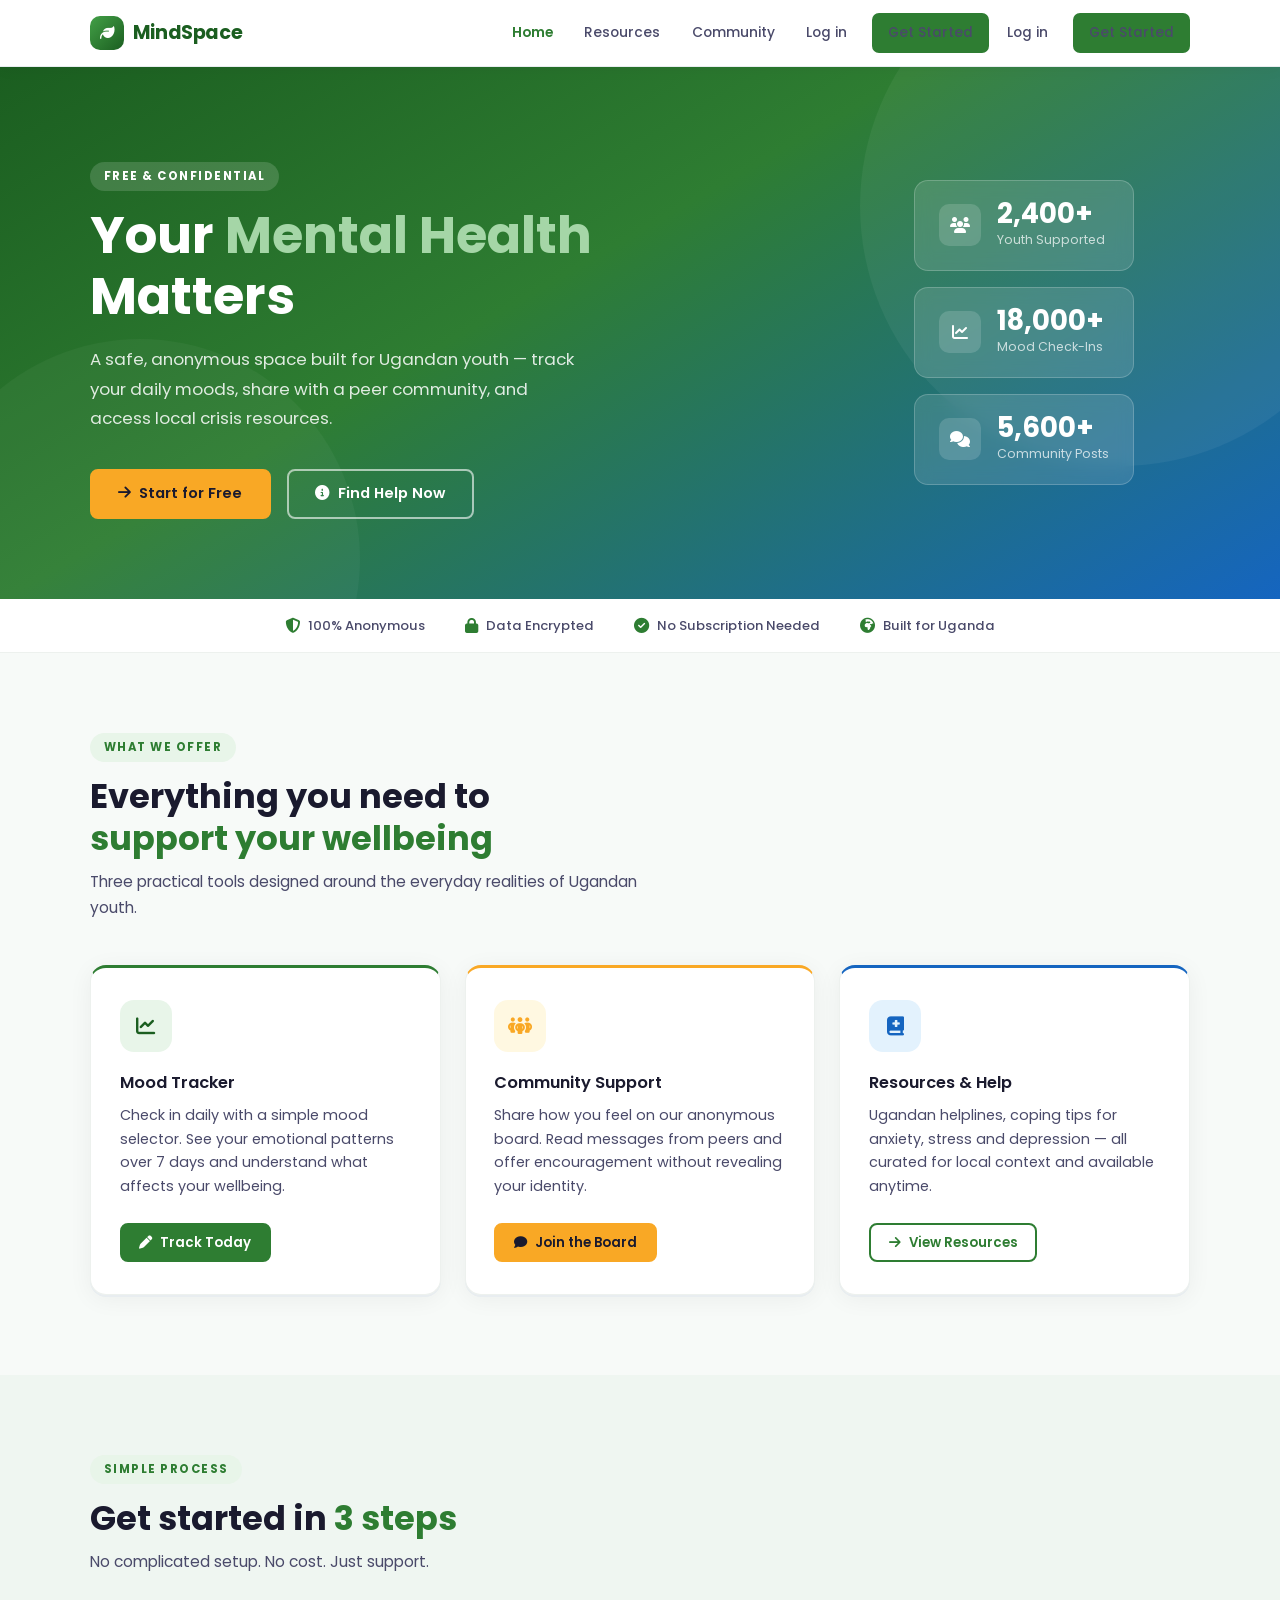
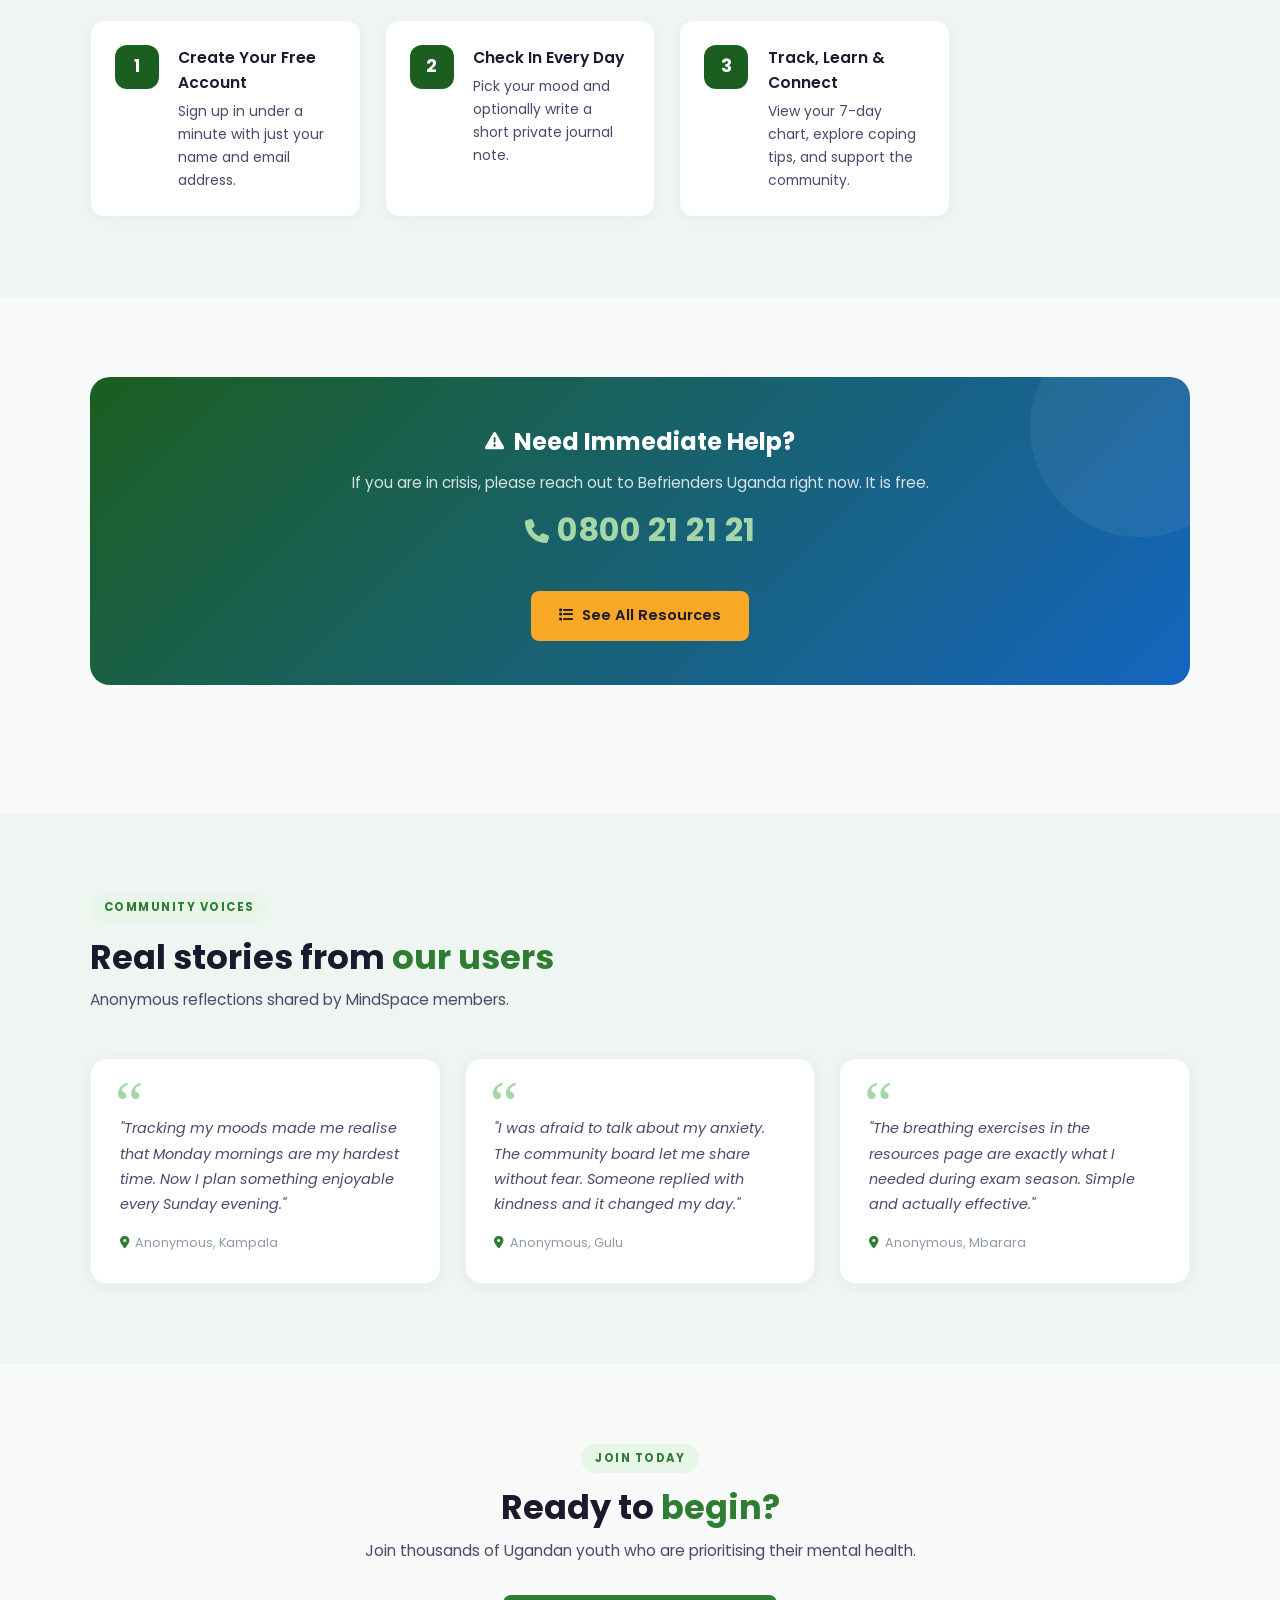
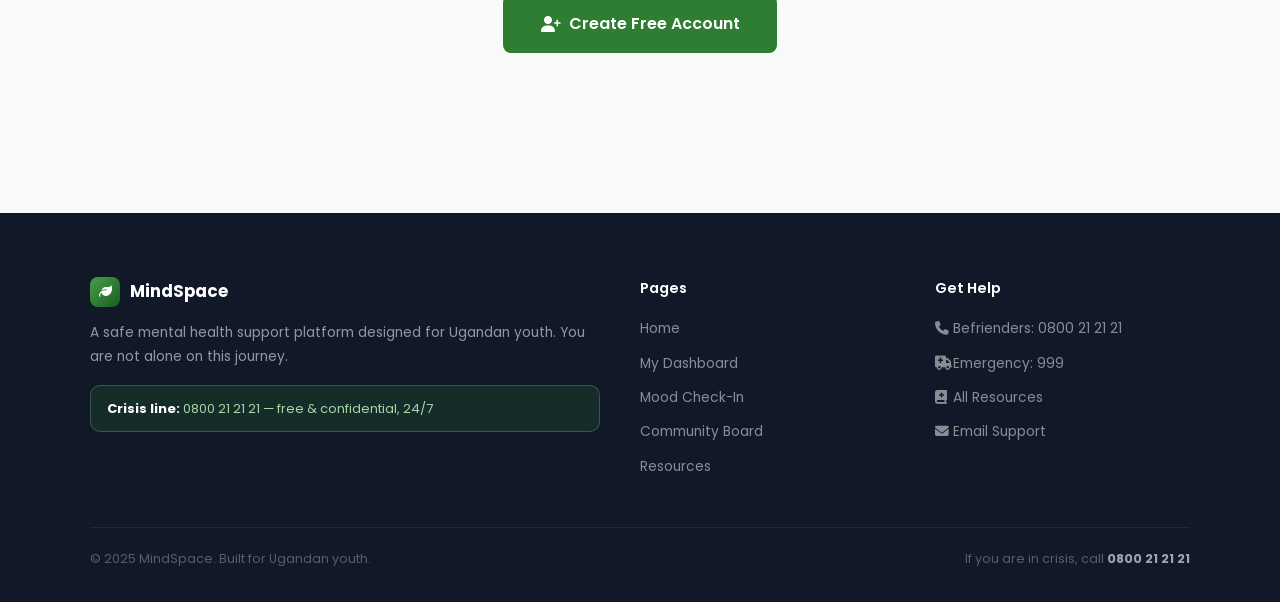
<file: index.html>
﻿<!DOCTYPE html>
<html lang="en">
<head>
  <meta charset="UTF-8" />
  <meta name="viewport" content="width=device-width, initial-scale=1.0" />
  <meta name="description" content="MindSpace – Free mental health support for Ugandan youth. Track moods, access resources and connect with a supportive community." />
  <title>MindSpace – Your Mental Health Matters</title>
  <link rel="preconnect" href="https://fonts.googleapis.com" />
  <link rel="preconnect" href="https://fonts.gstatic.com" crossorigin />
  <link href="https://fonts.googleapis.com/css2?family=Poppins:wght@400;500;600;700&display=swap" rel="stylesheet" />
  <link rel="stylesheet" href="https://cdnjs.cloudflare.com/ajax/libs/font-awesome/6.5.0/css/all.min.css" />
  <link rel="stylesheet" href="css/style.css" />
</head>
<body>

<!-- ── Navbar ───────────────────────────────────────────────── -->
<header class="navbar">
  <div class="container">
    <a href="index.html" class="navbar-brand">
      <div class="brand-leaf"><i class="fa-solid fa-leaf"></i></div>
      MindSpace
    </a>
    <nav class="navbar-nav" id="navMenu">
      <a href="index.html" class="active">Home</a>
      <a href="resources.html">Resources</a>
      <a href="community.html">Community</a>
      <a href="login.html">Log in</a>
      <a href="register.html" class="btn btn-primary btn-sm">Get Started</a>
    </nav>
    <button class="nav-toggle" id="navToggle" aria-label="Open menu">
      <span></span><span></span><span></span>
    </button>
  </div>
</header>

<!-- ── Hero ─────────────────────────────────────────────────── -->
<section class="hero">
  <div class="container">
    <div class="hero-inner">
      <span class="label-tag">Free &amp; Confidential</span>
      <h1>Your <span>Mental Health</span><br>Matters</h1>
      <p>
        A safe, anonymous space built for Ugandan youth — track your daily
        moods, share with a peer community, and access local crisis resources.
      </p>
      <div class="hero-btns">
        <a href="register.html" class="btn btn-gold">
          <i class="fa-solid fa-arrow-right"></i> Start for Free
        </a>
        <a href="resources.html" class="btn btn-outline">
          <i class="fa-solid fa-circle-info"></i> Find Help Now
        </a>
      </div>
    </div>
  </div>

  <!-- Right panel — glass stat cards -->
  <div class="hero-visual">
    <div class="hero-stat-cards">
      <div class="hero-stat-card">
        <div class="hsc-icon"><i class="fa-solid fa-users"></i></div>
        <div>
          <div class="hsc-number">2,400+</div>
          <div class="hsc-label">Youth Supported</div>
        </div>
      </div>
      <div class="hero-stat-card">
        <div class="hsc-icon"><i class="fa-solid fa-chart-line"></i></div>
        <div>
          <div class="hsc-number">18,000+</div>
          <div class="hsc-label">Mood Check-Ins</div>
        </div>
      </div>
      <div class="hero-stat-card">
        <div class="hsc-icon"><i class="fa-solid fa-comments"></i></div>
        <div>
          <div class="hsc-number">5,600+</div>
          <div class="hsc-label">Community Posts</div>
        </div>
      </div>
    </div>
  </div>
</section>

<!-- ── Trust bar ─────────────────────────────────────────────── -->
<div class="trust-bar">
  <div class="container">
    <div class="trust-bar-inner">
      <div class="trust-item">
        <i class="fa-solid fa-shield-halved"></i>
        100% Anonymous
      </div>
      <div class="trust-item">
        <i class="fa-solid fa-lock"></i>
        Data Encrypted
      </div>
      <div class="trust-item">
        <i class="fa-solid fa-circle-check"></i>
        No Subscription Needed
      </div>
      <div class="trust-item">
        <i class="fa-solid fa-earth-africa"></i>
        Built for Uganda
      </div>
    </div>
  </div>
</div>

<!-- ── Features ──────────────────────────────────────────────── -->
<section class="section">
  <div class="container">
    <span class="label-tag">What We Offer</span>
    <h2 class="section-title">Everything you need to<br><span>support your wellbeing</span></h2>
    <p class="section-subtitle">
      Three practical tools designed around the everyday realities of Ugandan youth.
    </p>

    <div class="cards-grid">

      <div class="card card-top-green">
        <div class="icon-box icon-box-green">
          <i class="fa-solid fa-chart-line"></i>
        </div>
        <h3>Mood Tracker</h3>
        <p>
          Check in daily with a simple mood selector. See your emotional
          patterns over 7 days and understand what affects your wellbeing.
        </p>
        <a href="checkin.html" class="btn btn-primary btn-sm mt-3">
          <i class="fa-solid fa-pen"></i> Track Today
        </a>
      </div>

      <div class="card card-top-gold">
        <div class="icon-box icon-box-gold">
          <i class="fa-solid fa-people-group"></i>
        </div>
        <h3>Community Support</h3>
        <p>
          Share how you feel on our anonymous board. Read messages from
          peers and offer encouragement without revealing your identity.
        </p>
        <a href="community.html" class="btn btn-gold btn-sm mt-3">
          <i class="fa-solid fa-comment"></i> Join the Board
        </a>
      </div>

      <div class="card card-top-blue">
        <div class="icon-box icon-box-blue">
          <i class="fa-solid fa-book-medical"></i>
        </div>
        <h3>Resources &amp; Help</h3>
        <p>
          Ugandan helplines, coping tips for anxiety, stress and depression —
          all curated for local context and available anytime.
        </p>
        <a href="resources.html" class="btn btn-outline btn-sm mt-3">
          <i class="fa-solid fa-arrow-right"></i> View Resources
        </a>
      </div>

    </div>
  </div>
</section>

<!-- ── How it works ───────────────────────────────────────────── -->
<section class="section section-alt">
  <div class="container">
    <span class="label-tag">Simple Process</span>
    <h2 class="section-title">Get started in <span>3 steps</span></h2>
    <p class="section-subtitle">No complicated setup. No cost. Just support.</p>

    <div class="cards-grid" style="max-width:860px;">
      <div class="step-card">
        <div class="step-number">1</div>
        <div>
          <h3>Create Your Free Account</h3>
          <p>Sign up in under a minute with just your name and email address.</p>
        </div>
      </div>
      <div class="step-card">
        <div class="step-number">2</div>
        <div>
          <h3>Check In Every Day</h3>
          <p>Pick your mood and optionally write a short private journal note.</p>
        </div>
      </div>
      <div class="step-card">
        <div class="step-number">3</div>
        <div>
          <h3>Track, Learn &amp; Connect</h3>
          <p>View your 7-day chart, explore coping tips, and support the community.</p>
        </div>
      </div>
    </div>
  </div>
</section>

<!-- ── Crisis CTA ─────────────────────────────────────────────── -->
<section class="section">
  <div class="container">
    <div class="crisis-banner">
      <h2>
        <i class="fa-solid fa-triangle-exclamation"></i>
        Need Immediate Help?
      </h2>
      <p>If you are in crisis, please reach out to Befrienders Uganda right now. It is free.</p>
      <a href="tel:0800212121" class="hotline">
        <i class="fa-solid fa-phone"></i> 0800 21 21 21
      </a>
      <br />
      <a href="resources.html" class="btn btn-gold mt-3">
        <i class="fa-solid fa-list"></i> See All Resources
      </a>
    </div>
  </div>
</section>

<!-- ── Testimonials ───────────────────────────────────────────── -->
<section class="section section-alt">
  <div class="container">
    <span class="label-tag">Community Voices</span>
    <h2 class="section-title">Real stories from <span>our users</span></h2>
    <p class="section-subtitle">Anonymous reflections shared by MindSpace members.</p>

    <div class="cards-grid">
      <div class="testimonial-card">
        <p>
          "Tracking my moods made me realise that Monday mornings are my
           hardest time. Now I plan something enjoyable every Sunday evening."
        </p>
        <div class="t-location">
          <i class="fa-solid fa-location-dot"></i> Anonymous, Kampala
        </div>
      </div>
      <div class="testimonial-card">
        <p>
          "I was afraid to talk about my anxiety. The community board let me
           share without fear. Someone replied with kindness and it changed my day."
        </p>
        <div class="t-location">
          <i class="fa-solid fa-location-dot"></i> Anonymous, Gulu
        </div>
      </div>
      <div class="testimonial-card">
        <p>
          "The breathing exercises in the resources page are exactly what I
           needed during exam season. Simple and actually effective."
        </p>
        <div class="t-location">
          <i class="fa-solid fa-location-dot"></i> Anonymous, Mbarara
        </div>
      </div>
    </div>
  </div>
</section>

<!-- ── Final CTA ──────────────────────────────────────────────── -->
<section class="section text-center">
  <div class="container">
    <span class="label-tag">Join Today</span>
    <h2 class="section-title">Ready to <span>begin?</span></h2>
    <p class="section-subtitle" style="margin: 0 auto 2rem;">
      Join thousands of Ugandan youth who are prioritising their mental health.
    </p>
    <a href="register.html" class="btn btn-primary" style="font-size:1rem; padding:.85rem 2.2rem;">
      <i class="fa-solid fa-user-plus"></i> Create Free Account
    </a>
  </div>
</section>

<!-- ── Footer ─────────────────────────────────────────────────── -->
<footer class="footer">
  <div class="container">
    <div class="footer-grid">
      <div>
        <div class="footer-brand">
          <div class="brand-leaf"><i class="fa-solid fa-leaf"></i></div>
          MindSpace
        </div>
        <p>A safe mental health support platform designed for Ugandan youth. You are not alone on this journey.</p>
        <div class="footer-crisis">
          <strong>Crisis line:</strong> 0800 21 21 21 — free &amp; confidential, 24/7
        </div>
      </div>
      <div>
        <h4>Pages</h4>
        <ul>
          <li><a href="index.html">Home</a></li>
          <li><a href="dashboard.html">My Dashboard</a></li>
          <li><a href="checkin.html">Mood Check-In</a></li>
          <li><a href="community.html">Community Board</a></li>
          <li><a href="resources.html">Resources</a></li>
        </ul>
      </div>
      <div>
        <h4>Get Help</h4>
        <ul>
          <li><a href="tel:0800212121"><i class="fa-solid fa-phone" style="width:14px;"></i> Befrienders: 0800 21 21 21</a></li>
          <li><a href="tel:999"><i class="fa-solid fa-truck-medical" style="width:14px;"></i> Emergency: 999</a></li>
          <li><a href="resources.html"><i class="fa-solid fa-book-medical" style="width:14px;"></i> All Resources</a></li>
          <li><a href="mailto:support@mindspaceug.com"><i class="fa-solid fa-envelope" style="width:14px;"></i> Email Support</a></li>
        </ul>
      </div>
    </div>
    <div class="footer-bottom">
      <span>&copy; 2025 MindSpace. Built for Ugandan youth.</span>
      <span>If you are in crisis, call <strong style="color:rgba(255,255,255,.6);">0800 21 21 21</strong></span>
    </div>
  </div>
</footer>

<script src="js/main.js"></script>
</body>
</html>
</file>
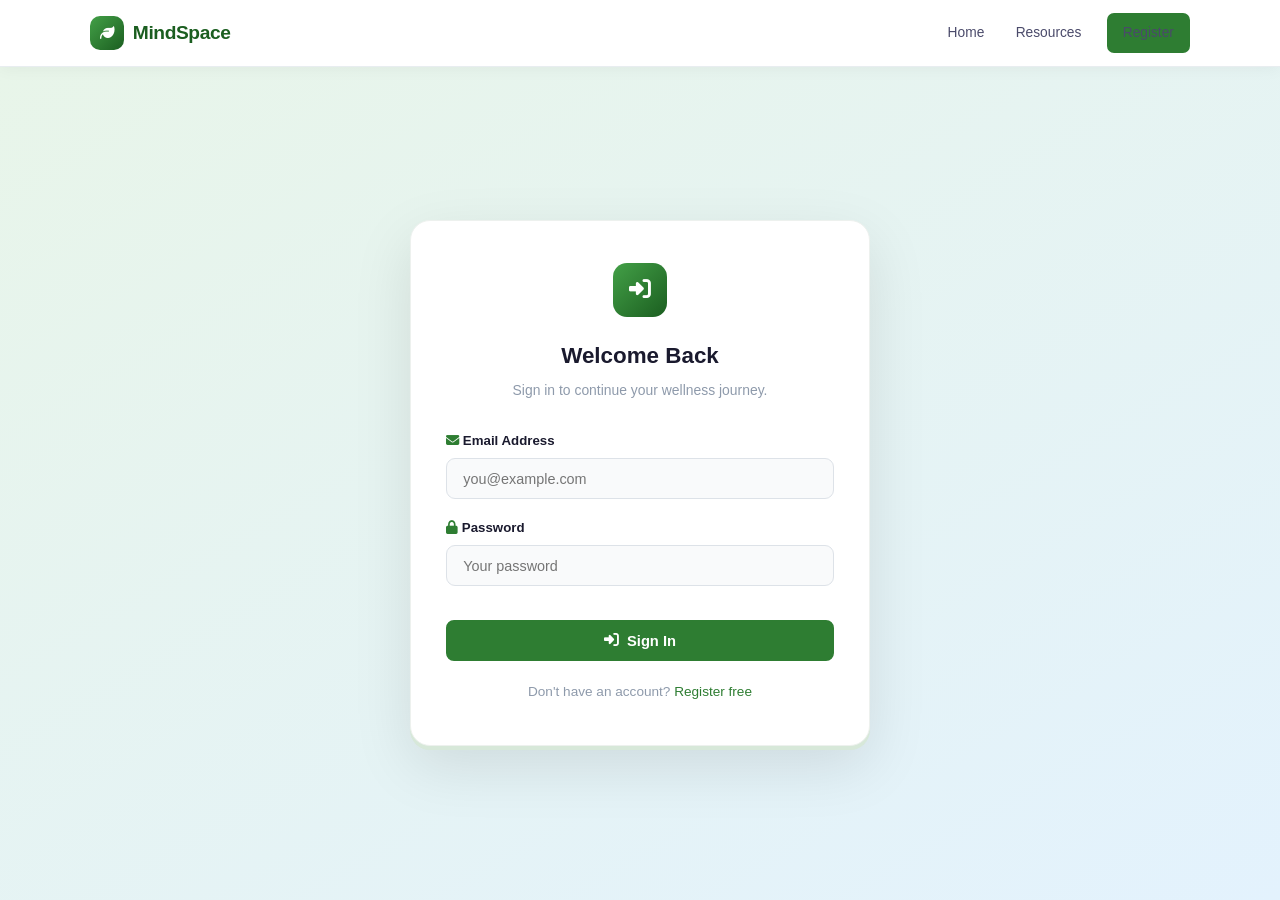
<file: checkin.html>
﻿<!DOCTYPE html>
<html lang="en">
<head>
  <meta charset="UTF-8" />
  <meta name="viewport" content="width=device-width, initial-scale=1.0" />
  <title>Daily Check-In – MindSpace</title>
  <link rel="preconnect" href="https://fonts.googleapis.com" />
  <link rel="preconnect" href="https://fonts.gstatic.com" crossorigin />
  <link href="https://fonts.googleapis.com/css2?family=Poppins:wght@400;500;600;700&display=swap" rel="stylesheet" />
  <link rel="stylesheet" href="https://cdnjs.cloudflare.com/ajax/libs/font-awesome/6.5.0/css/all.min.css" />
  <link rel="stylesheet" href="css/style.css" />
</head>
<body>

  <!-- NAVBAR -->
  <header class="navbar">
    <div class="container">
      <a href="index.html" class="navbar-brand">
        <div class="brand-leaf"><i class="fa-solid fa-leaf"></i></div>
        MindSpace
      </a>
      <nav class="navbar-nav" id="navMenu">
        <a href="dashboard.html"><i class="fa-solid fa-chart-line"></i> Dashboard</a>
        <a href="community.html"><i class="fa-solid fa-people-group"></i> Community</a>
        <a href="resources.html"><i class="fa-solid fa-book-medical"></i> Resources</a>
        <!-- Dynamic login/logout will be inserted here by JavaScript -->
      </nav>
      <button class="nav-toggle" id="navToggle" aria-label="Toggle navigation">
        <span></span><span></span><span></span>
      </button>
    </div>
  </header>

  <!-- PAGE HEADER -->
  <div class="page-header">
    <div class="container">
      <h1><i class="fa-solid fa-pen-to-square"></i> Daily Mood Check-In</h1>
      <p>Take a moment to reflect on how you are feeling right now.</p>
    </div>
  </div>

  <main>
    <div class="container" style="max-width:620px; margin:0 auto; padding-bottom:3rem;">

      <!-- Alert area (for PHP redirect messages) -->
      <div id="alertBox"></div>
      
      <!-- A/B Test Banner (hidden in production, for debugging) -->
      <div id="abTestBanner" style="display:none; background:#FFF9C4; padding:0.8rem; border-radius:8px; margin-bottom:1rem; font-size:0.85rem; text-align:center;">
        <i class="fa-solid fa-flask"></i> Experiment Variant: <strong id="abTestVariant">Loading...</strong>
      </div>

      <!-- ━━━━━━━━━━━━━━━━━━━━━━━━━━━━━━━━━━━━━━
           SUCCESS STATE (shown after submission)
      ━━━━━━━━━━━━━━━━━━━━━━━━━━━━━━━━━━━━━━ -->
      <div id="successState" style="display:none;">
        <div class="card text-center" style="padding:2.5rem;">
          <i class="fa-solid fa-circle-check" style="font-size:3rem; color:#4CAF50; display:block; margin-bottom:1rem;"></i>
          <h2 style="color:#4CAF50; margin-bottom:0.5rem;">Check-In Saved!</h2>
          <p class="text-muted">Your mood has been recorded. Keep going!</p>
        </div>

        <!-- Motivational quote box -->
        <div class="quote-box" id="quoteBox">
          <blockquote id="quoteText">Loading your quote…</blockquote>
          <cite id="quoteAuthor"></cite>
        </div>

        <div style="display:flex; gap:1rem; flex-wrap:wrap; justify-content:center; margin-top:1.5rem;">
          <a href="dashboard.html" class="btn btn-primary">
            <i class="fa-solid fa-chart-line"></i> View My Dashboard
          </a>
          <a href="community.html" class="btn btn-outline">
            <i class="fa-solid fa-users"></i> Visit Community
          </a>
        </div>
      </div>

      <!-- ━━━━━━━━━━━━━━━━━━━━━━━━━━━━━━━━━━━━━━
           CHECK-IN FORM - Layout A (Classic Vertical)
      ━━━━━━━━━━━━━━━━━━━━━━━━━━━━━━━━━━━━━━ -->
      <div id="layoutA" class="ab-layout" style="display:none;">
        <form action="php/checkin.php" method="POST" id="moodForm">

          <!-- ── Step 1: Choose mood ── -->
          <div class="card mb-2">
            <h3 style="margin-bottom:0.3rem;">How are you feeling right now? <span style="color:#4CAF50;">*</span></h3>
            <p class="text-muted" style="font-size:0.88rem; margin-bottom:0;">Pick the emoji that best matches your current mood.</p>

            <div class="mood-grid">

              <div class="mood-option">
                <input type="radio" id="mood-happy" name="mood" value="happy" required />
                <label for="mood-happy">
                  <span class="mood-emoji">😊</span>
                  Happy
                </label>
              </div>

              <div class="mood-option">
                <input type="radio" id="mood-neutral" name="mood" value="neutral" />
                <label for="mood-neutral">
                  <span class="mood-emoji">😐</span>
                  Neutral
                </label>
              </div>

              <div class="mood-option">
                <input type="radio" id="mood-sad" name="mood" value="sad" />
                <label for="mood-sad">
                  <span class="mood-emoji">😔</span>
                  Sad
                </label>
              </div>

              <div class="mood-option">
                <input type="radio" id="mood-frustrated" name="mood" value="frustrated" />
                <label for="mood-frustrated">
                  <span class="mood-emoji">😤</span>
                  Frustrated
                </label>
              </div>

              <div class="mood-option">
                <input type="radio" id="mood-anxious" name="mood" value="anxious" />
                <label for="mood-anxious">
                  <span class="mood-emoji">😰</span>
                  Anxious
                </label>
              </div>

            </div>

            <!-- Validation error shown by JS -->
            <p id="moodError" class="text-muted" style="display:none; color:#C62828; font-size:0.85rem; margin-top:0.5rem;">
              <i class="fa-solid fa-triangle-exclamation"></i> Please select a mood before continuing.
            </p>
          </div>

          <!-- ── Step 2: Optional journal note ── -->
          <div class="card mb-2">
            <h3 style="margin-bottom:0.3rem;">Want to write about it? <span class="text-muted" style="font-size:0.85rem;">(Optional)</span></h3>
            <p class="text-muted" style="font-size:0.88rem; margin-bottom:1rem;">
              A short note helps you look back and understand your patterns.
              This is only visible to you.
            </p>
            <div class="form-group" style="margin-bottom:0;">
              <textarea
                name="note"
                id="note"
                rows="4"
                maxlength="500"
                placeholder="e.g. Had a big exam today, feeling relieved but exhausted…"
              ></textarea>
              <small class="text-muted" id="charCount">0 / 500 characters</small>
            </div>
          </div>

          <!-- ── Submit ── -->
          <button type="submit" class="btn btn-primary btn-full" style="font-size:1rem; padding:0.85rem;">
            <i class="fa-solid fa-floppy-disk"></i> Save Today's Check-In
          </button>

        </form>
      </div>
      
      <!-- ━━━━━━━━━━━━━━━━━━━━━━━━━━━━━━━━━━━━━━
           CHECK-IN FORM - Layout B (Compact with Colors)
      ━━━━━━━━━━━━━━━━━━━━━━━━━━━━━━━━━━━━━━ -->
      <div id="layoutB" class="ab-layout" style="display:none;">
        <form action="php/checkin.php" method="POST" id="moodFormB">

          <!-- ── Step 1: Choose mood (Color-coded compact cards) ── -->
          <div class="card mb-2" style="background: linear-gradient(135deg, #f5f7fa 0%, #e3e8ec 100%);">
            <h3 style="margin-bottom:0.3rem;">How are you feeling? <span style="color:#4CAF50;">*</span></h3>
            <p class="text-muted" style="font-size:0.85rem; margin-bottom:1rem;">Select your current mood</p>

            <div style="display:grid; grid-template-columns: repeat(auto-fit, minmax(100px, 1fr)); gap:0.8rem;">
              
              <label class="mood-card-b" style="background:#FFE082; padding:1rem; border-radius:10px; cursor:pointer; text-align:center; transition:transform 0.2s, box-shadow 0.2s; display:block;" onmouseover="this.style.transform='scale(1.05)';this.style.boxShadow='0 4px 12px rgba(0,0,0,0.15)'" onmouseout="this.style.transform='scale(1)';this.style.boxShadow='none'">
                <input type="radio" name="mood" value="happy" style="display:none;" required onchange="highlightMoodB(this)" />
                <div style="font-size:2.5rem; margin-bottom:0.3rem;">😊</div>
                <div style="font-weight:600; font-size:0.9rem;">Happy</div>
              </label>

              <label class="mood-card-b" style="background:#E3F2FD; padding:1rem; border-radius:10px; cursor:pointer; text-align:center; transition:transform 0.2s, box-shadow 0.2s; display:block;" onmouseover="this.style.transform='scale(1.05)';this.style.boxShadow='0 4px 12px rgba(0,0,0,0.15)'" onmouseout="this.style.transform='scale(1)';this.style.boxShadow='none'">
                <input type="radio" name="mood" value="neutral" style="display:none;" onchange="highlightMoodB(this)" />
                <div style="font-size:2.5rem; margin-bottom:0.3rem;">😐</div>
                <div style="font-weight:600; font-size:0.9rem;">Neutral</div>
              </label>

              <label class="mood-card-b" style="background:#90CAF9; padding:1rem; border-radius:10px; cursor:pointer; text-align:center; transition:transform 0.2s, box-shadow 0.2s; display:block;" onmouseover="this.style.transform='scale(1.05)';this.style.boxShadow='0 4px 12px rgba(0,0,0,0.15)'" onmouseout="this.style.transform='scale(1)';this.style.boxShadow='none'">
                <input type="radio" name="mood" value="sad" style="display:none;" onchange="highlightMoodB(this)" />
                <div style="font-size:2.5rem; margin-bottom:0.3rem;">😔</div>
                <div style="font-weight:600; font-size:0.9rem;">Sad</div>
              </label>

              <label class="mood-card-b" style="background:#EF9A9A; padding:1rem; border-radius:10px; cursor:pointer; text-align:center; transition:transform 0.2s, box-shadow 0.2s; display:block;" onmouseover="this.style.transform='scale(1.05)';this.style.boxShadow='0 4px 12px rgba(0,0,0,0.15)'" onmouseout="this.style.transform='scale(1)';this.style.boxShadow='none'">
                <input type="radio" name="mood" value="frustrated" style="display:none;" onchange="highlightMoodB(this)" />
                <div style="font-size:2.5rem; margin-bottom:0.3rem;">😤</div>
                <div style="font-weight:600; font-size:0.9rem;">Frustrated</div>
              </label>

              <label class="mood-card-b" style="background:#CE93D8; padding:1rem; border-radius:10px; cursor:pointer; text-align:center; transition:transform 0.2s, box-shadow 0.2s; display:block;" onmouseover="this.style.transform='scale(1.05)';this.style.boxShadow='0 4px 12px rgba(0,0,0,0.15)'" onmouseout="this.style.transform='scale(1)';this.style.boxShadow='none'">
                <input type="radio" name="mood" value="anxious" style="display:none;" onchange="highlightMoodB(this)" />
                <div style="font-size:2.5rem; margin-bottom:0.3rem;">😰</div>
                <div style="font-weight:600; font-size:0.9rem;">Anxious</div>
              </label>

            </div>

            <p id="moodErrorB" class="text-muted" style="display:none; color:#C62828; font-size:0.85rem; margin-top:0.8rem;">
              <i class="fa-solid fa-triangle-exclamation"></i> Please select a mood before continuing.
            </p>
          </div>

          <!-- ── Step 2: Compact journal note ── -->
          <div class="card mb-2">
            <h3 style="margin-bottom:0.5rem;">Add a note? <span class="text-muted" style="font-size:0.85rem;">(Optional)</span></h3>
            <div class="form-group" style="margin-bottom:0;">
              <textarea
                name="note"
                id="noteB"
                rows="3"
                maxlength="500"
                placeholder="Brief note about your day…"
                style="resize:vertical;"
              ></textarea>
              <small class="text-muted" id="charCountB">0 / 500 characters</small>
            </div>
          </div>

          <!-- ── Submit ── -->
          <button type="submit" class="btn btn-primary btn-full" style="font-size:1.05rem; padding:0.95rem; background:linear-gradient(135deg, #66BB6A 0%, #43A047 100%); border:none;">
            <i class="fa-solid fa-check-circle"></i> Save Check-In
          </button>

        </form>
      </div>

    </div>
  </main>

  <script src="js/main.js"></script>
  <script>
    // ── A/B Test Layout Management ─────────────────────────────
    let currentVariant = 'A';
    let pageLoadTime = Date.now();
    
    // Fetch and apply A/B test variant on page load
    async function initAbTest() {
      try {
        const response = await fetch('php/ab_test_api.php');
        const data = await response.json();
        
        if (data.success) {
          currentVariant = data.variant;
          document.getElementById('abTestVariant').textContent = 
            `Layout ${currentVariant} - ${data.description}`;
          document.getElementById('abTestBanner').style.display = 'block';
          
          // Show appropriate layout
          document.querySelectorAll('.ab-layout').forEach(el => el.style.display = 'none');
          document.getElementById(`layout${currentVariant}`).style.display = 'block';
          
          // Initialize layout-specific features
          if (currentVariant === 'A') {
            initLayoutA();
          } else {
            initLayoutB();
          }
          
          // Log page view with telemetry
          logTelemetry('page_view', window.location.pathname, null, 'checkin_page');
        }
      } catch (error) {
        console.error('[A/B Test Error]', error);
        // Fallback to Layout A
        currentVariant = 'A';
        document.getElementById('layoutA').style.display = 'block';
        initLayoutA();
      }
    }
    
    // Initialize Layout A specific features
    function initLayoutA() {
      // Character counter for note
      const noteField = document.getElementById('note');
      const charCount = document.getElementById('charCount');
      if (noteField && charCount) {
        noteField.addEventListener('input', () => {
          charCount.textContent = `${noteField.value.length} / 500 characters`;
        });
      }
      
      // Client-side mood validation
      const form = document.getElementById('moodForm');
      if (form) {
        form.addEventListener('submit', function(e) {
          const selected = document.querySelector('input[name="mood"]:checked');
          if (!selected) {
            e.preventDefault();
            document.getElementById('moodError').style.display = 'block';
            document.querySelector('.mood-grid').scrollIntoView({ behavior: 'smooth', block: 'center' });
          } else {
            // Log form interaction
            logTelemetry('form_interaction', '/checkin.html', 'mood_submit_a', { mood: selected.value });
          }
        });
      }
    }
    
    // Initialize Layout B specific features
    function initLayoutB() {
      // Character counter for note
      const noteField = document.getElementById('noteB');
      const charCount = document.getElementById('charCountB');
      if (noteField && charCount) {
        noteField.addEventListener('input', () => {
          charCount.textContent = `${noteField.value.length} / 500 characters`;
        });
      }
      
      // Client-side mood validation
      const form = document.getElementById('moodFormB');
      if (form) {
        form.addEventListener('submit', function(e) {
          const selected = document.querySelector('#moodFormB input[name="mood"]:checked');
          if (!selected) {
            e.preventDefault();
            document.getElementById('moodErrorB').style.display = 'block';
          } else {
            // Log form interaction
            logTelemetry('form_interaction', '/checkin.html', 'mood_submit_b', { mood: selected.value });
          }
        });
      }
    }
    
    // Highlight selected mood in Layout B
    function highlightMoodB(radio) {
      // Remove highlight from all
      document.querySelectorAll('.mood-card-b').forEach(card => {
        card.style.boxShadow = 'none';
        card.style.transform = 'scale(1)';
        card.style.border = '2px solid transparent';
      });
      
      // Highlight selected
      const parent = radio.closest('.mood-card-b');
      if (parent) {
        parent.style.boxShadow = '0 6px 20px rgba(0,0,0,0.2)';
        parent.style.transform = 'scale(1.08)';
        parent.style.border = '3px solid #4CAF50';
      }
    }
    
    // Telemetry logging helper
    async function logTelemetry(eventType, pageUrl, elementId = null, metadata = null) {
      try {
        const dwellTime = Math.floor((Date.now() - pageLoadTime) / 1000);
        
        await fetch('php/telemetry.php', {
          method: 'POST',
          headers: { 'Content-Type': 'application/json' },
          body: JSON.stringify({
            event_type: eventType,
            page_url: pageUrl,
            element_id: elementId,
            dwell_seconds: dwellTime,
            metadata: typeof metadata === 'object' ? metadata : { info: metadata },
            ab_variant: currentVariant
          })
        });
      } catch (error) {
        console.error('[Telemetry Error]', error);
      }
    }
    
    // Track resource link clicks
    function trackResourceClick(linkName) {
      logTelemetry('click', window.location.pathname, `resource_${linkName}`, { 
        link_name: linkName,
        ab_variant: currentVariant
      });
    }
    
    // Initialize on page load
    document.addEventListener('DOMContentLoaded', initAbTest);
    // ── Show PHP error/success from URL params ─────────────────
    const params   = new URLSearchParams(window.location.search);
    const alertBox = document.getElementById('alertBox');

    if (params.get('error')) {
      alertBox.innerHTML = `<div class="alert alert-error"><i class="fa-solid fa-circle-exclamation"></i> ${decodeURIComponent(params.get('error'))}</div>`;
    }

    // After PHP saves the mood it redirects to checkin.html?saved=1&mood=<value>&variant=<A|B>
    if (params.get('saved')) {
      document.querySelectorAll('.ab-layout').forEach(el => el.style.display = 'none');
      document.getElementById('successState').style.display = 'block';
      showMotivationalQuote(params.get('mood') || 'neutral');
      
      // Log conversion
      logTelemetry('form_interaction', '/checkin.html', 'conversion_success', {
        mood: params.get('mood'),
        variant: params.get('variant') || currentVariant
      });
    }

    // ── Motivational quotes per mood ──────────────────────────
    const quotes = {
      happy: [
        { text: "Happiness is not something ready-made. It comes from your own actions.", author: "Dalai Lama" },
        { text: "The purpose of our lives is to be happy.", author: "Dalai Lama" }
      ],
      neutral: [
        { text: "Not every day will be great, but there is something great in every day.", author: "Unknown" },
        { text: "Ordinary days are the canvas on which extraordinary lives are painted.", author: "Unknown" }
      ],
      sad: [
        { text: "This too shall pass. Even the darkest night will end and the sun will rise.", author: "Victor Hugo" },
        { text: "You don't have to be positive all the time. It's okay to feel everything.", author: "Lori Deschene" }
      ],
      frustrated: [
        { text: "Frustration is a sign that you care. Channel it into energy for change.", author: "Unknown" },
        { text: "Take a deep breath. You have handled hard things before and you can handle this.", author: "Unknown" }
      ],
      anxious: [
        { text: "Anxiety is the dizziness of freedom — breathe, ground yourself, one step at a time.", author: "Søren Kierkegaard (adapted)" },
        { text: "You are braver than you believe, stronger than you seem.", author: "A.A. Milne" }
      ]
    };

    function showMotivationalQuote(mood) {
      const list   = quotes[mood] || quotes.neutral;
      const picked = list[Math.floor(Math.random() * list.length)];
      document.getElementById('quoteText').textContent   = `"${picked.text}"`;
      document.getElementById('quoteAuthor').textContent = `— ${picked.author}`;
    }
    
    // Track dwell time before leaving page
    window.addEventListener('beforeunload', () => {
      const dwellTime = Math.floor((Date.now() - pageLoadTime) / 1000);
      if (dwellTime > 0) {
        navigator.sendBeacon('php/telemetry.php', JSON.stringify({
          event_type: 'dwell_time',
          page_url: window.location.pathname,
          dwell_seconds: dwellTime,
          ab_variant: currentVariant
        }));
      }
    });

    // ── Check authentication on load ───────────────────────────
    async function checkAuth() {
      try {
        const res = await fetch('php/session_check.php');
        const data = await res.json();
        if (!data.logged_in) {
          window.location.href = 'login.html';
          return;
        }
      } catch (err) {
        console.error('Auth check error:', err);
        window.location.href = 'login.html';
      }
    }
    checkAuth();
  </script>
</body>
</html>
</file>
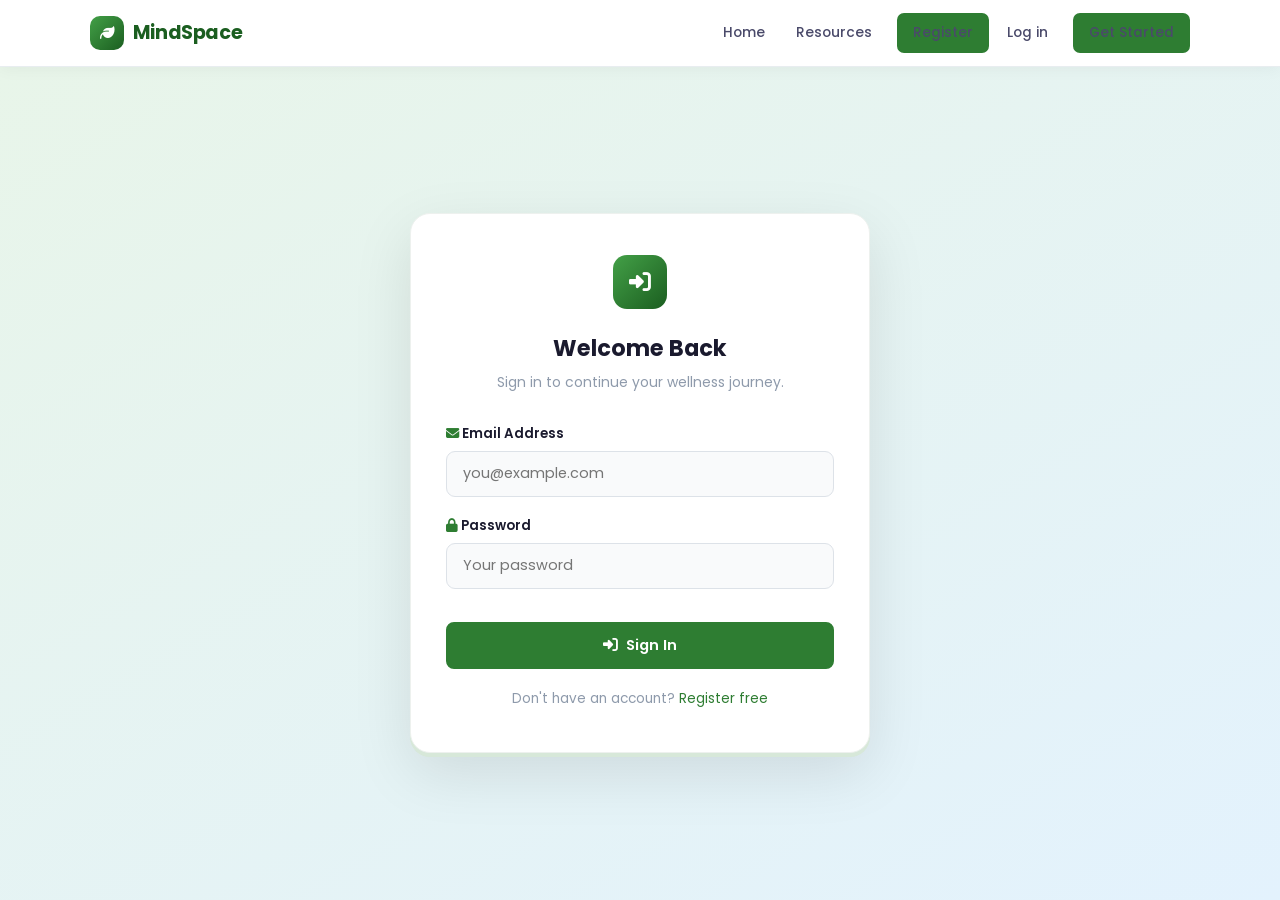
<file: login.html>
﻿<!DOCTYPE html>
<html lang="en">
<head>
  <meta charset="UTF-8" />
  <meta name="viewport" content="width=device-width, initial-scale=1.0" />
  <title>Log In – MindSpace</title>
  <link rel="preconnect" href="https://fonts.googleapis.com" />
  <link rel="preconnect" href="https://fonts.gstatic.com" crossorigin />
  <link href="https://fonts.googleapis.com/css2?family=Poppins:wght@400;500;600;700&display=swap" rel="stylesheet" />
  <link rel="stylesheet" href="https://cdnjs.cloudflare.com/ajax/libs/font-awesome/6.5.0/css/all.min.css" />
  <link rel="stylesheet" href="css/style.css" />
</head>
<body>

<header class="navbar">
  <div class="container">
    <a href="index.html" class="navbar-brand">
      <div class="brand-leaf"><i class="fa-solid fa-leaf"></i></div>
      MindSpace
    </a>
    <nav class="navbar-nav" id="navMenu">
      <a href="index.html">Home</a>
      <a href="resources.html">Resources</a>
      <a href="register.html" class="btn btn-primary btn-sm">Register</a>
    </nav>
    <button class="nav-toggle" id="navToggle" aria-label="Open menu">
      <span></span><span></span><span></span>
    </button>
  </div>
</header>

<main class="form-page">
  <div class="form-card">

    <div class="form-logo">
      <i class="fa-solid fa-right-to-bracket"></i>
    </div>

    <h2 class="text-center">Welcome Back</h2>
    <p class="form-subtitle text-center">Sign in to continue your wellness journey.</p>

    <div id="alertBox"></div>

    <form id="loginForm" action="php/login.php" method="POST" novalidate>

      <div class="form-group">
        <label for="email">
          <i class="fa-solid fa-envelope" style="color:#2E7D32;"></i> Email Address
        </label>
        <input type="email" id="email" name="email"
               placeholder="you@example.com"
               required autocomplete="email" />
      </div>

      <div class="form-group">
        <label for="password">
          <i class="fa-solid fa-lock" style="color:#2E7D32;"></i> Password
        </label>
        <input type="password" id="password" name="password"
               placeholder="Your password"
               required autocomplete="current-password" />
      </div>

      <button type="submit" class="btn btn-primary btn-full mt-2">
        <i class="fa-solid fa-right-to-bracket"></i> Sign In
      </button>

    </form>

    <div class="form-footer">
      Don't have an account? <a href="register.html">Register free</a>
    </div>

  </div>
</main>

<script src="js/main.js"></script>
<script>
  const params   = new URLSearchParams(window.location.search);
  const alertBox = document.getElementById('alertBox');
  if (params.get('error')) {
    alertBox.innerHTML = `<div class="alert alert-error"><i class="fa-solid fa-circle-exclamation"></i> ${decodeURIComponent(params.get('error'))}</div>`;
  }
  if (params.get('logged_out')) {
    alertBox.innerHTML = `<div class="alert alert-success"><i class="fa-solid fa-circle-check"></i> You have been logged out successfully.</div>`;
  }
</script>
</body>
</html>
</file>
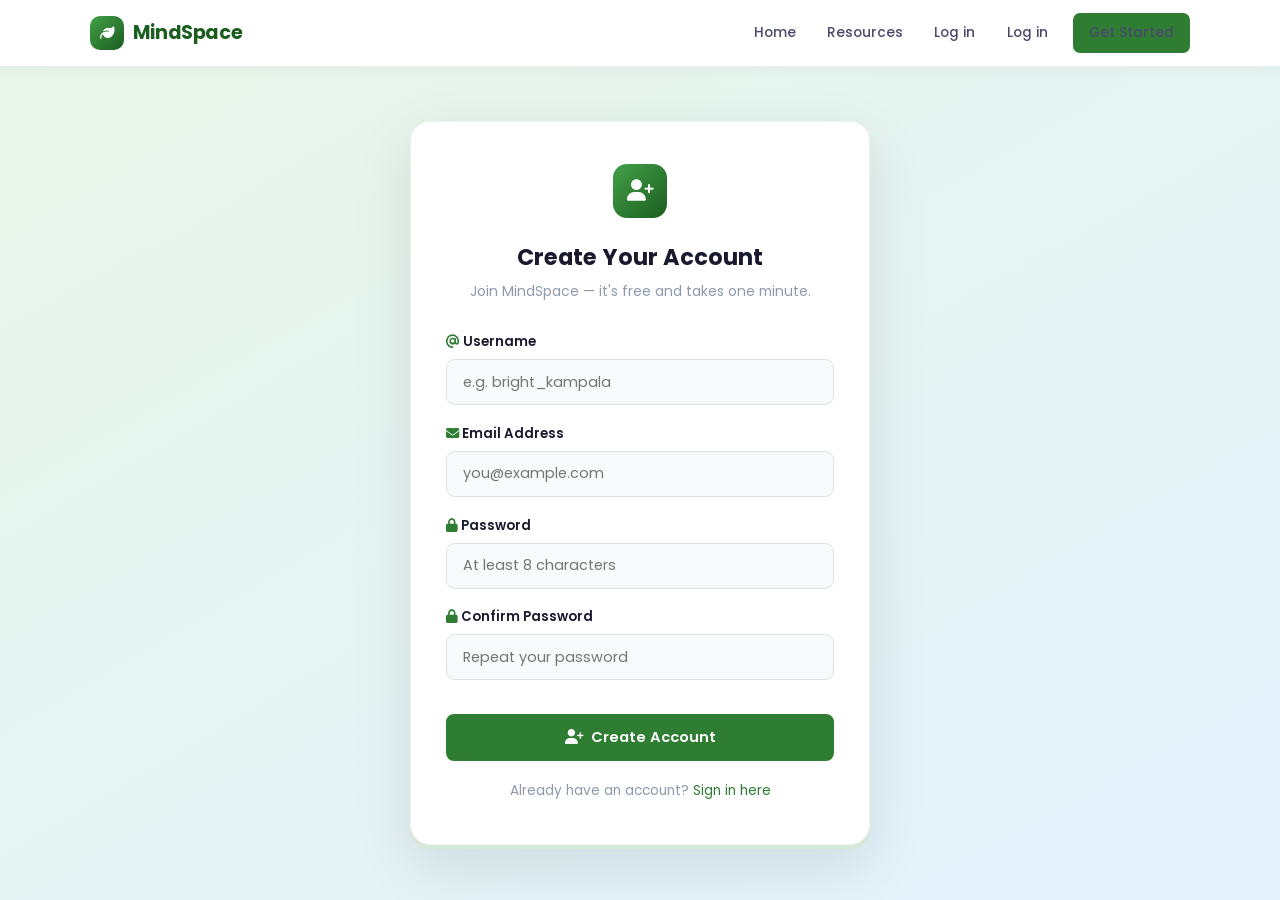
<file: register.html>
﻿<!DOCTYPE html>
<html lang="en">
<head>
  <meta charset="UTF-8" />
  <meta name="viewport" content="width=device-width, initial-scale=1.0" />
  <title>Register – MindSpace</title>
  <link rel="preconnect" href="https://fonts.googleapis.com" />
  <link rel="preconnect" href="https://fonts.gstatic.com" crossorigin />
  <link href="https://fonts.googleapis.com/css2?family=Poppins:wght@400;500;600;700&display=swap" rel="stylesheet" />
  <link rel="stylesheet" href="https://cdnjs.cloudflare.com/ajax/libs/font-awesome/6.5.0/css/all.min.css" />
  <link rel="stylesheet" href="css/style.css" />
</head>
<body>

<header class="navbar">
  <div class="container">
    <a href="index.html" class="navbar-brand">
      <div class="brand-leaf"><i class="fa-solid fa-leaf"></i></div>
      MindSpace
    </a>
    <nav class="navbar-nav" id="navMenu">
      <a href="index.html">Home</a>
      <a href="resources.html">Resources</a>
      <a href="login.html">Log in</a>
    </nav>
    <button class="nav-toggle" id="navToggle" aria-label="Open menu">
      <span></span><span></span><span></span>
    </button>
  </div>
</header>

<main class="form-page">
  <div class="form-card">

    <div class="form-logo">
      <i class="fa-solid fa-user-plus"></i>
    </div>

    <h2 class="text-center">Create Your Account</h2>
    <p class="form-subtitle text-center">Join MindSpace — it's free and takes one minute.</p>

    <div id="alertBox"></div>

    <form id="registerForm" action="php/register.php" method="POST" novalidate>

      <div class="form-group">
        <label for="username">
          <i class="fa-solid fa-at" style="color:#2E7D32;"></i> Username
        </label>
        <input type="text" id="username" name="username"
               placeholder="e.g. bright_kampala"
               maxlength="50" required autocomplete="username" />
      </div>

      <div class="form-group">
        <label for="email">
          <i class="fa-solid fa-envelope" style="color:#2E7D32;"></i> Email Address
        </label>
        <input type="email" id="email" name="email"
               placeholder="you@example.com"
               required autocomplete="email" />
      </div>

      <div class="form-group">
        <label for="password">
          <i class="fa-solid fa-lock" style="color:#2E7D32;"></i> Password
        </label>
        <input type="password" id="password" name="password"
               placeholder="At least 8 characters"
               minlength="8" required autocomplete="new-password" />
      </div>

      <div class="form-group">
        <label for="confirm_password">
          <i class="fa-solid fa-lock" style="color:#2E7D32;"></i> Confirm Password
        </label>
        <input type="password" id="confirm_password" name="confirm_password"
               placeholder="Repeat your password"
               required autocomplete="new-password" />
      </div>

      <button type="submit" class="btn btn-primary btn-full mt-2">
        <i class="fa-solid fa-user-plus"></i> Create Account
      </button>

    </form>

    <div class="form-footer">
      Already have an account? <a href="login.html">Sign in here</a>
    </div>

  </div>
</main>

<script src="js/main.js"></script>
<script>
  const params   = new URLSearchParams(window.location.search);
  const alertBox = document.getElementById('alertBox');
  if (params.get('error')) {
    alertBox.innerHTML = `<div class="alert alert-error"><i class="fa-solid fa-circle-exclamation"></i> ${decodeURIComponent(params.get('error'))}</div>`;
  }
  if (params.get('success')) {
    alertBox.innerHTML = `<div class="alert alert-success"><i class="fa-solid fa-circle-check"></i> Account created! <a href="login.html">Login now</a>.</div>`;
  }
</script>
</body>
</html>
</file>
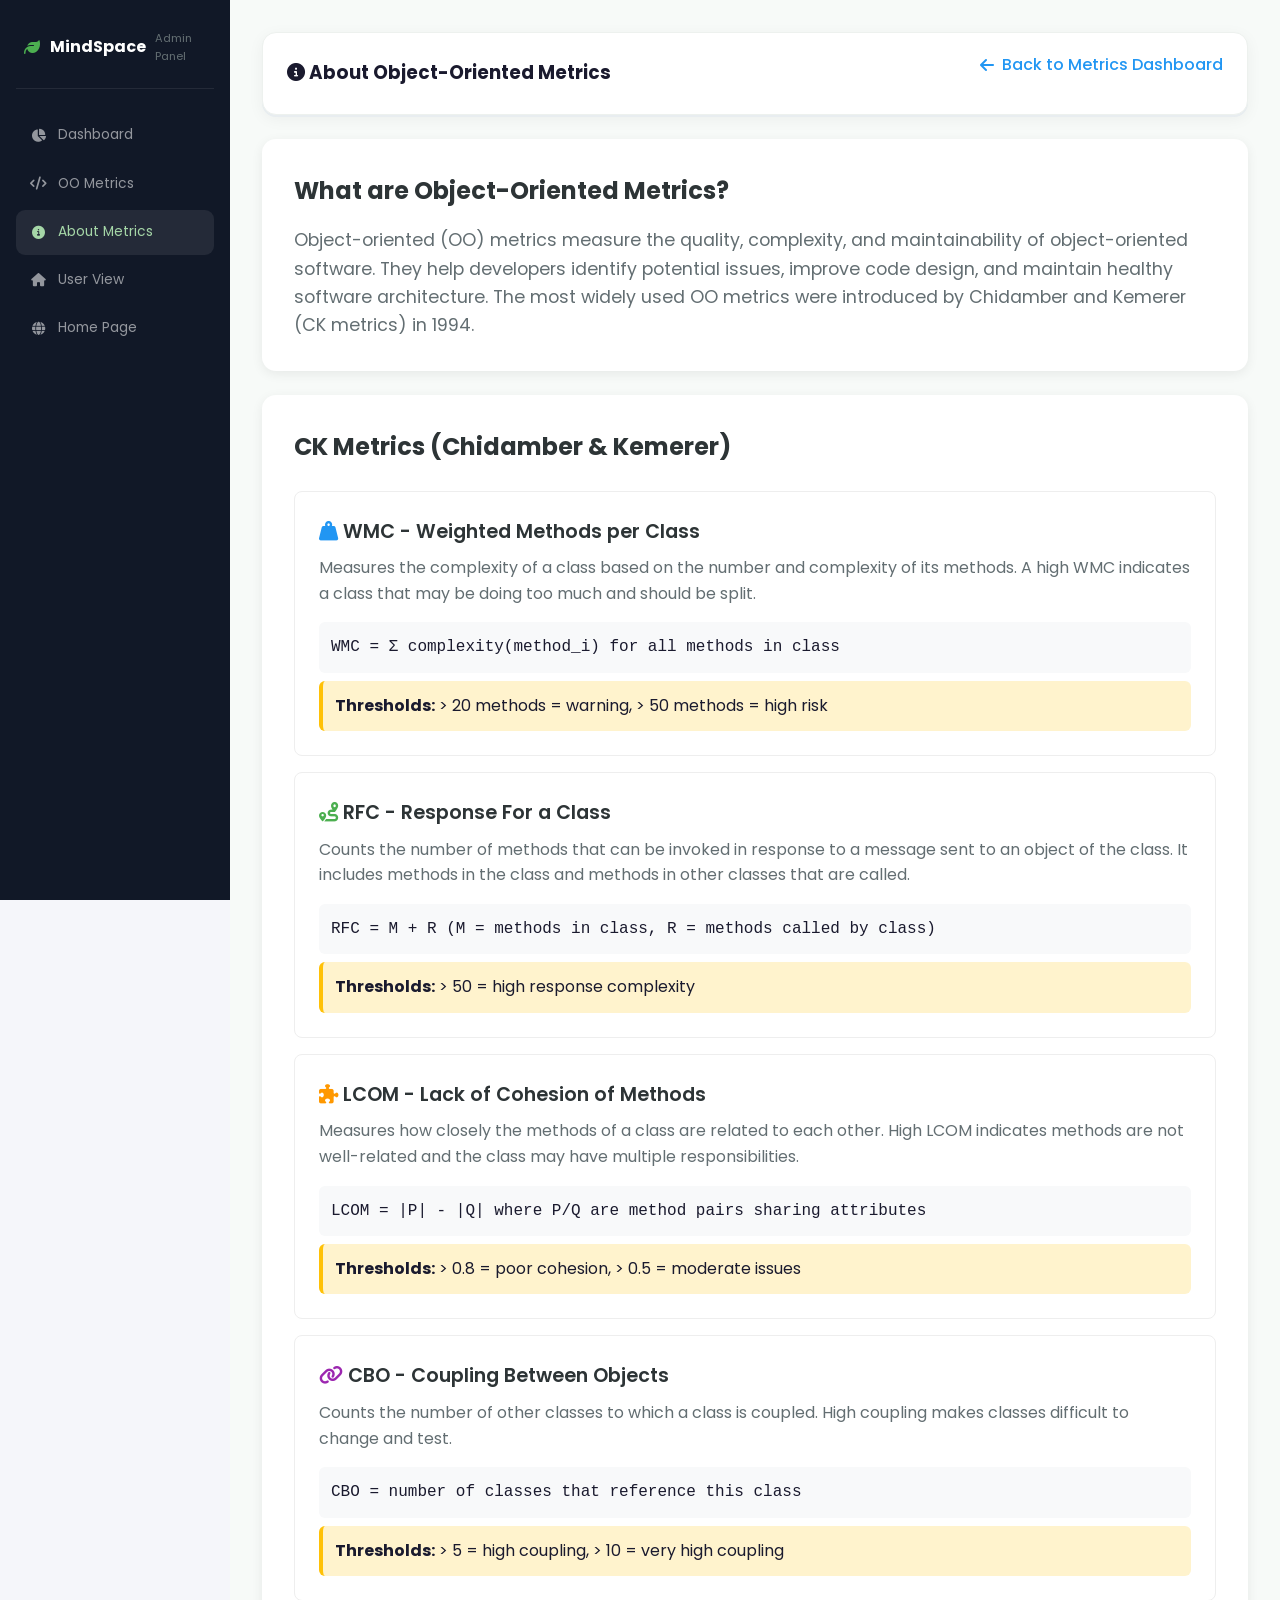
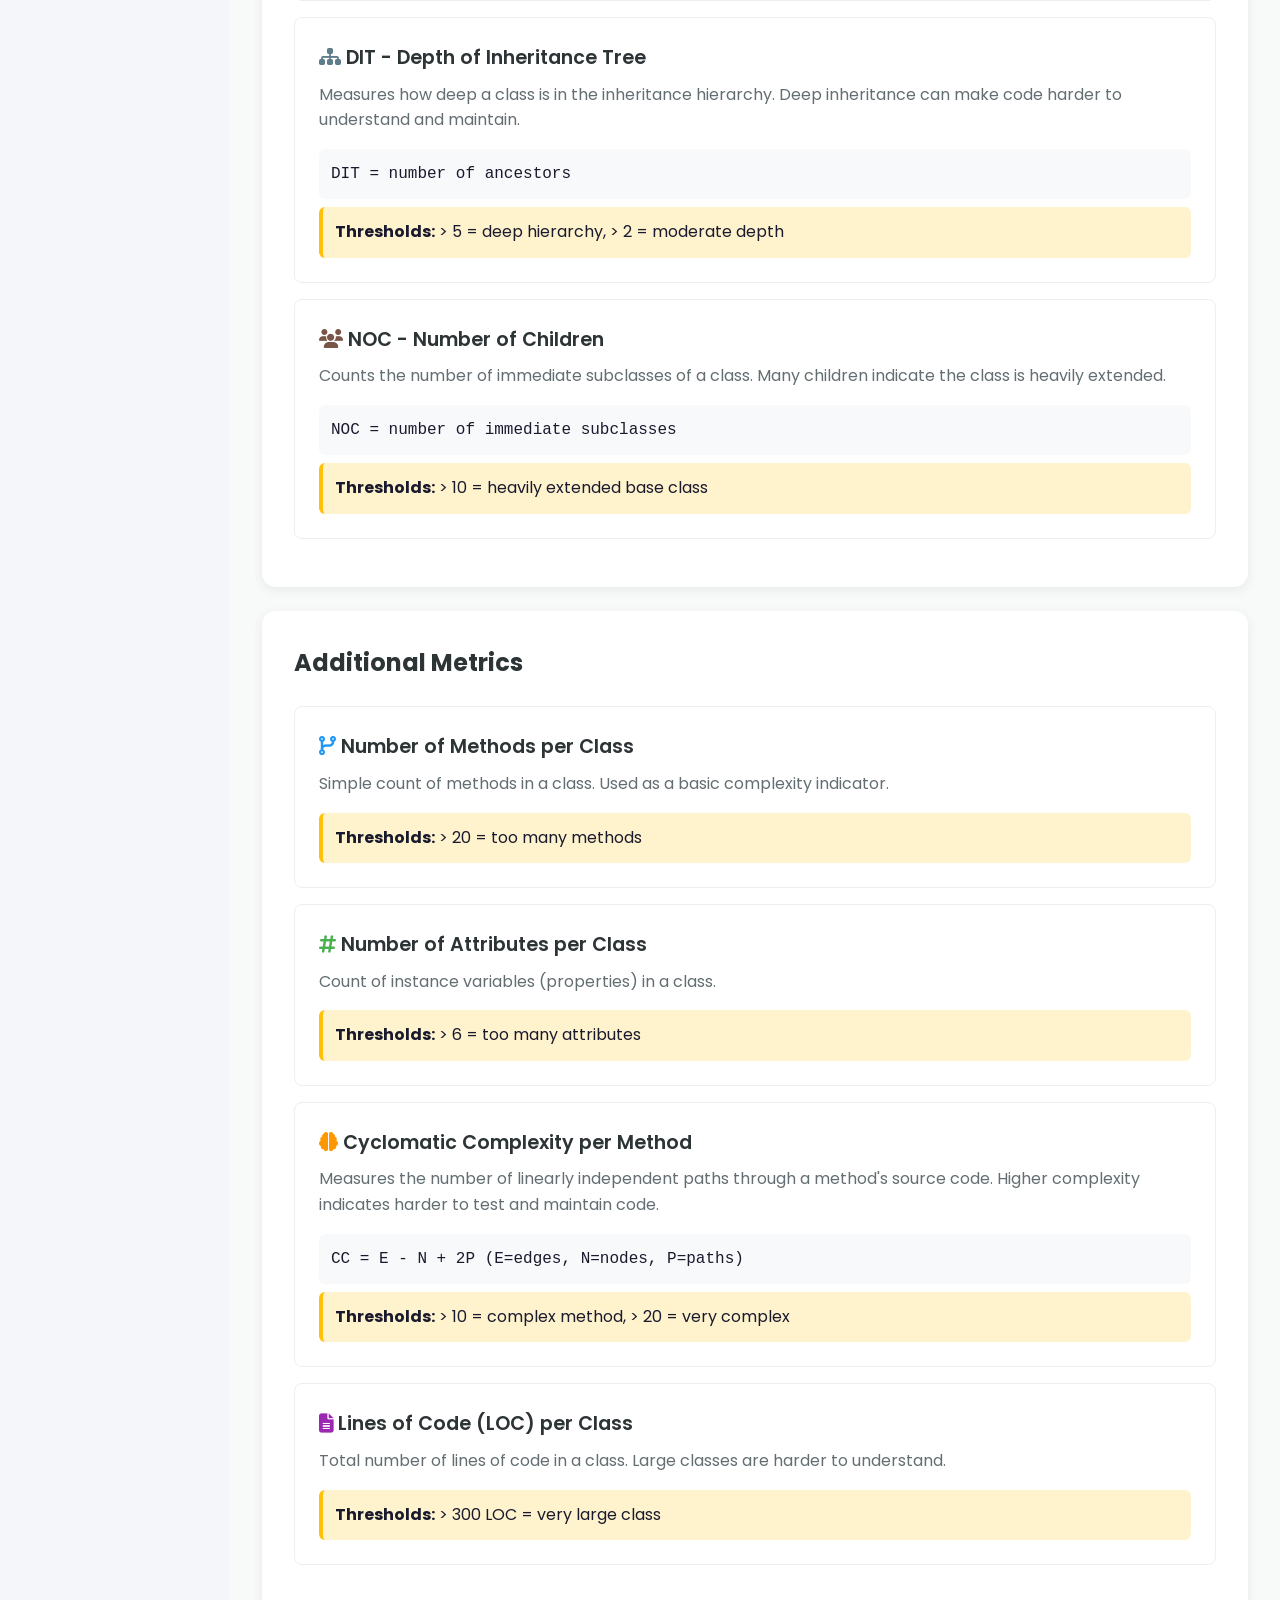
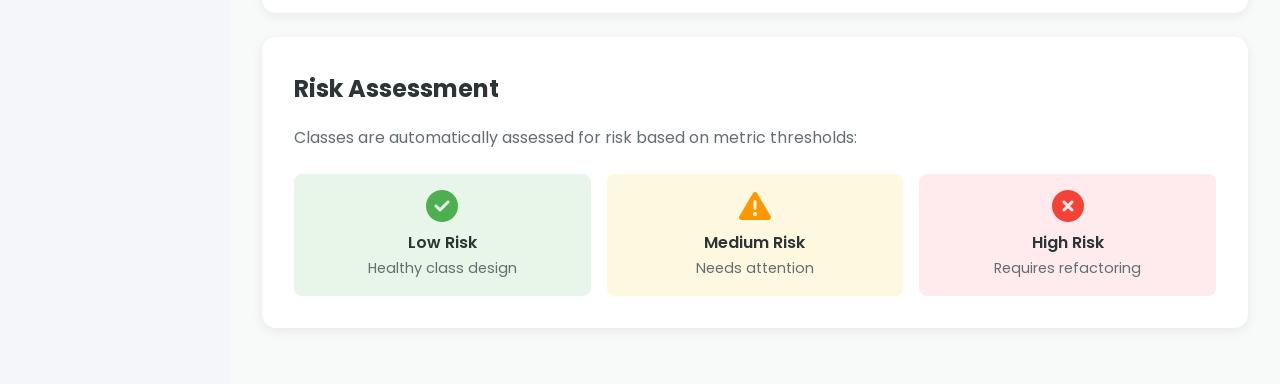
<file: admin/metrics_about.html>
<!DOCTYPE html>
<html lang="en">
<head>
  <meta charset="UTF-8" />
  <meta name="viewport" content="width=device-width, initial-scale=1.0" />
  <title>About OO Metrics – MindSpace</title>
  <link rel="preconnect" href="https://fonts.googleapis.com" />
  <link rel="preconnect" href="https://fonts.gstatic.com" crossorigin />
  <link href="https://fonts.googleapis.com/css2?family=Poppins:wght@400;500;600;700&display=swap" rel="stylesheet" />
  <link rel="stylesheet" href="https://cdnjs.cloudflare.com/ajax/libs/font-awesome/6.5.0/css/all.min.css" />
  <link rel="stylesheet" href="../css/style.css" />
  <style>
    .metrics-doc { background: #fff; border-radius: 14px; padding: 2rem; margin-bottom: 1.5rem; box-shadow: 0 3px 12px rgba(0,0,0,0.07); }
    .metric-card { border: 1px solid #eee; border-radius: 8px; padding: 1.5rem; margin-bottom: 1rem; }
    .metric-name { font-size: 1.2rem; font-weight: 600; color: #2d3436; margin-bottom: 0.5rem; }
    .metric-description { color: #636e72; line-height: 1.6; margin-bottom: 1rem; }
    .metric-formula { background: #f8f9fa; padding: 0.75rem; border-radius: 6px; font-family: monospace; margin-bottom: 0.5rem; }
    .metric-thresholds { background: #fff3cd; padding: 0.75rem; border-radius: 6px; border-left: 4px solid #ffc107; }
    .back-btn { display: inline-flex; align-items: center; gap: 0.5rem; color: #2196F3; text-decoration: none; font-weight: 500; margin-bottom: 1rem; }
    .back-btn:hover { color: #1976D2; }
  </style>
</head>
<body style="background:#f5f6fa; margin:0;">

  <!-- ═══════════════════════════════════════
       SIDEBAR
  ═══════════════════════════════════════ -->
  <aside class="admin-sidebar">
    <div class="brand">
      <i class="fa-solid fa-leaf" style="color:#4CAF50;"></i> MindSpace
      <br /><small style="font-size:0.7rem; color:#636e72; font-weight:400;">Admin Panel</small>
    </div>
    <nav style="margin-top:1.5rem;">
      <a href="index.html">
        <i class="fa-solid fa-chart-pie"></i> Dashboard
      </a>
      <a href="metrics.html">
        <i class="fa-solid fa-code"></i> OO Metrics
      </a>
      <a href="metrics_about.html" class="active">
        <i class="fa-solid fa-info-circle"></i> About Metrics
      </a>
      <a href="../dashboard.html">
        <i class="fa-solid fa-house"></i> User View
      </a>
      <a href="../index.html">
        <i class="fa-solid fa-globe"></i> Home Page
      </a>
    </nav>
  </aside>

  <!-- ═══════════════════════════════════════
       MAIN CONTENT
  ═══════════════════════════════════════ -->
  <main class="admin-main">

    <!-- Header bar -->
    <div class="admin-header">
      <h1><i class="fa-solid fa-info-circle"></i> About Object-Oriented Metrics</h1>
      <a href="metrics.html" class="back-btn">
        <i class="fa-solid fa-arrow-left"></i> Back to Metrics Dashboard
      </a>
    </div>

    <!-- Introduction -->
    <div class="metrics-doc">
      <h2 style="color:#2d3436; margin-bottom:1rem;">What are Object-Oriented Metrics?</h2>
      <p style="color:#636e72; line-height:1.6; font-size:1.1rem;">
        Object-oriented (OO) metrics measure the quality, complexity, and maintainability of object-oriented software.
        They help developers identify potential issues, improve code design, and maintain healthy software architecture.
        The most widely used OO metrics were introduced by Chidamber and Kemerer (CK metrics) in 1994.
      </p>
    </div>

    <!-- CK Metrics -->
    <div class="metrics-doc">
      <h2 style="color:#2d3436; margin-bottom:1.5rem;">CK Metrics (Chidamber & Kemerer)</h2>

      <div class="metric-card">
        <div class="metric-name">
          <i class="fa-solid fa-weight-hanging" style="color:#2196F3;"></i> WMC - Weighted Methods per Class
        </div>
        <div class="metric-description">
          Measures the complexity of a class based on the number and complexity of its methods.
          A high WMC indicates a class that may be doing too much and should be split.
        </div>
        <div class="metric-formula">WMC = Σ complexity(method_i) for all methods in class</div>
        <div class="metric-thresholds">
          <strong>Thresholds:</strong> > 20 methods = warning, > 50 methods = high risk
        </div>
      </div>

      <div class="metric-card">
        <div class="metric-name">
          <i class="fa-solid fa-route" style="color:#4CAF50;"></i> RFC - Response For a Class
        </div>
        <div class="metric-description">
          Counts the number of methods that can be invoked in response to a message sent to an object of the class.
          It includes methods in the class and methods in other classes that are called.
        </div>
        <div class="metric-formula">RFC = M + R (M = methods in class, R = methods called by class)</div>
        <div class="metric-thresholds">
          <strong>Thresholds:</strong> > 50 = high response complexity
        </div>
      </div>

      <div class="metric-card">
        <div class="metric-name">
          <i class="fa-solid fa-puzzle-piece" style="color:#FF9800;"></i> LCOM - Lack of Cohesion of Methods
        </div>
        <div class="metric-description">
          Measures how closely the methods of a class are related to each other.
          High LCOM indicates methods are not well-related and the class may have multiple responsibilities.
        </div>
        <div class="metric-formula">LCOM = |P| - |Q| where P/Q are method pairs sharing attributes</div>
        <div class="metric-thresholds">
          <strong>Thresholds:</strong> > 0.8 = poor cohesion, > 0.5 = moderate issues
        </div>
      </div>

      <div class="metric-card">
        <div class="metric-name">
          <i class="fa-solid fa-link" style="color:#9C27B0;"></i> CBO - Coupling Between Objects
        </div>
        <div class="metric-description">
          Counts the number of other classes to which a class is coupled.
          High coupling makes classes difficult to change and test.
        </div>
        <div class="metric-formula">CBO = number of classes that reference this class</div>
        <div class="metric-thresholds">
          <strong>Thresholds:</strong> > 5 = high coupling, > 10 = very high coupling
        </div>
      </div>

      <div class="metric-card">
        <div class="metric-name">
          <i class="fa-solid fa-sitemap" style="color:#607D8B;"></i> DIT - Depth of Inheritance Tree
        </div>
        <div class="metric-description">
          Measures how deep a class is in the inheritance hierarchy.
          Deep inheritance can make code harder to understand and maintain.
        </div>
        <div class="metric-formula">DIT = number of ancestors</div>
        <div class="metric-thresholds">
          <strong>Thresholds:</strong> > 5 = deep hierarchy, > 2 = moderate depth
        </div>
      </div>

      <div class="metric-card">
        <div class="metric-name">
          <i class="fa-solid fa-users" style="color:#795548;"></i> NOC - Number of Children
        </div>
        <div class="metric-description">
          Counts the number of immediate subclasses of a class.
          Many children indicate the class is heavily extended.
        </div>
        <div class="metric-formula">NOC = number of immediate subclasses</div>
        <div class="metric-thresholds">
          <strong>Thresholds:</strong> > 10 = heavily extended base class
        </div>
      </div>
    </div>

    <!-- Additional Metrics -->
    <div class="metrics-doc">
      <h2 style="color:#2d3436; margin-bottom:1.5rem;">Additional Metrics</h2>

      <div class="metric-card">
        <div class="metric-name">
          <i class="fa-solid fa-code-branch" style="color:#2196F3;"></i> Number of Methods per Class
        </div>
        <div class="metric-description">
          Simple count of methods in a class. Used as a basic complexity indicator.
        </div>
        <div class="metric-thresholds">
          <strong>Thresholds:</strong> > 20 = too many methods
        </div>
      </div>

      <div class="metric-card">
        <div class="metric-name">
          <i class="fa-solid fa-hashtag" style="color:#4CAF50;"></i> Number of Attributes per Class
        </div>
        <div class="metric-description">
          Count of instance variables (properties) in a class.
        </div>
        <div class="metric-thresholds">
          <strong>Thresholds:</strong> > 6 = too many attributes
        </div>
      </div>

      <div class="metric-card">
        <div class="metric-name">
          <i class="fa-solid fa-brain" style="color:#FF9800;"></i> Cyclomatic Complexity per Method
        </div>
        <div class="metric-description">
          Measures the number of linearly independent paths through a method's source code.
          Higher complexity indicates harder to test and maintain code.
        </div>
        <div class="metric-formula">CC = E - N + 2P (E=edges, N=nodes, P=paths)</div>
        <div class="metric-thresholds">
          <strong>Thresholds:</strong> > 10 = complex method, > 20 = very complex
        </div>
      </div>

      <div class="metric-card">
        <div class="metric-name">
          <i class="fa-solid fa-file-lines" style="color:#9C27B0;"></i> Lines of Code (LOC) per Class
        </div>
        <div class="metric-description">
          Total number of lines of code in a class. Large classes are harder to understand.
        </div>
        <div class="metric-thresholds">
          <strong>Thresholds:</strong> > 300 LOC = very large class
        </div>
      </div>
    </div>

    <!-- Risk Assessment -->
    <div class="metrics-doc">
      <h2 style="color:#2d3436; margin-bottom:1rem;">Risk Assessment</h2>
      <p style="color:#636e72; line-height:1.6; margin-bottom:1.5rem;">
        Classes are automatically assessed for risk based on metric thresholds:
      </p>

      <div style="display:grid; grid-template-columns:repeat(auto-fit, minmax(200px, 1fr)); gap:1rem;">
        <div style="background:#E8F5E9; padding:1rem; border-radius:8px; text-align:center;">
          <i class="fa-solid fa-check-circle" style="font-size:2rem; color:#4CAF50; margin-bottom:0.5rem;"></i>
          <div style="font-weight:600; color:#2d3436;">Low Risk</div>
          <div style="font-size:0.9rem; color:#636e72;">Healthy class design</div>
        </div>
        <div style="background:#FFF8E1; padding:1rem; border-radius:8px; text-align:center;">
          <i class="fa-solid fa-exclamation-triangle" style="font-size:2rem; color:#FF9800; margin-bottom:0.5rem;"></i>
          <div style="font-weight:600; color:#2d3436;">Medium Risk</div>
          <div style="font-size:0.9rem; color:#636e72;">Needs attention</div>
        </div>
        <div style="background:#FFEBEE; padding:1rem; border-radius:8px; text-align:center;">
          <i class="fa-solid fa-times-circle" style="font-size:2rem; color:#F44336; margin-bottom:0.5rem;"></i>
          <div style="font-weight:600; color:#2d3436;">High Risk</div>
          <div style="font-size:0.9rem; color:#636e72;">Requires refactoring</div>
        </div>
      </div>
    </div>

  </main>

</body>
</html>
</file>
<file: css/style.css>
﻿/* ================================================================
   MindSpace — Professional Stylesheet v2
   Fonts  : Poppins (Google Fonts)
   Icons  : Font Awesome 6 Free (CDN)
   Palette:
     Primary   : #1B5E20 (deep green)
     Mid-green : #2E7D32
     Bright    : #43A047
     Accent    : #A5D6A7 (light green tint)
     Calm-blue : #1565C0 / #E3F2FD
     Warm-gold : #F9A825 / #FFF8E1
     Text-dark : #1a1a2e
     Text-mid  : #4a4a6a
     Text-muted: #8E9AAB
     Surface   : #FFFFFF
     BG        : #F7FAF8
================================================================ */

/* ── Reset ──────────────────────────────────────────────────── */
*, *::before, *::after { box-sizing: border-box; margin: 0; padding: 0; }
html { scroll-behavior: smooth; font-size: 16px; }
body {
  font-family: 'Poppins', sans-serif;
  background: #F7FAF8;
  color: #1a1a2e;
  line-height: 1.65;
  min-height: 100vh;
}
a { color: #2E7D32; text-decoration: none; transition: color .2s; }
a:hover { color: #1B5E20; }
img { max-width: 100%; display: block; }
ul { list-style: none; }

/* ── Layout helpers ─────────────────────────────────────────── */
.container { width: 92%; max-width: 1100px; margin: 0 auto; }
.text-center { text-align: center; }
.text-muted  { color: #8E9AAB; }
.mt-1 { margin-top: .5rem; }  .mt-2 { margin-top: 1rem; }
.mt-3 { margin-top: 1.5rem; } .mt-4 { margin-top: 2rem; }
.mb-1 { margin-bottom: .5rem; } .mb-2 { margin-bottom: 1rem; }
.section { padding: 5rem 0; }
.section-alt { background: #EFF6F1; }

/* ── Section labels ─────────────────────────────────────────── */
.label-tag {
  display: inline-block;
  font-size: .72rem;
  font-weight: 700;
  letter-spacing: 1.5px;
  text-transform: uppercase;
  color: #2E7D32;
  background: #E8F5E9;
  padding: .3rem .85rem;
  border-radius: 50px;
  margin-bottom: .9rem;
}
.section-title {
  font-size: clamp(1.5rem, 3.5vw, 2.1rem);
  font-weight: 700;
  color: #1a1a2e;
  line-height: 1.25;
  margin-bottom: .55rem;
}
.section-title span { color: #2E7D32; }
.section-subtitle {
  color: #4a4a6a;
  font-size: .97rem;
  margin-bottom: 2.8rem;
  max-width: 560px;
}

/* ── Buttons ────────────────────────────────────────────────── */
.btn {
  display: inline-flex;
  align-items: center;
  gap: .5rem;
  padding: .68rem 1.65rem;
  border-radius: 8px;
  font-family: 'Poppins', sans-serif;
  font-size: .92rem;
  font-weight: 600;
  cursor: pointer;
  border: 2px solid transparent;
  transition: all .22s ease;
  white-space: nowrap;
}
.btn-primary {
  background: #2E7D32;
  color: #fff;
  border-color: #2E7D32;
}
.btn-primary:hover {
  background: #1B5E20;
  border-color: #1B5E20;
  color: #fff;
  transform: translateY(-2px);
  box-shadow: 0 8px 24px rgba(46,125,50,.28);
}
.btn-outline {
  background: transparent;
  color: #2E7D32;
  border-color: #2E7D32;
}
.btn-outline:hover {
  background: #2E7D32;
  color: #fff;
  transform: translateY(-2px);
}
.btn-gold {
  background: #F9A825;
  color: #1a1a2e;
  border-color: #F9A825;
}
.btn-gold:hover {
  background: #F57F17;
  border-color: #F57F17;
  transform: translateY(-2px);
  box-shadow: 0 8px 24px rgba(249,168,37,.3);
}
.btn-sm  { padding: .42rem 1.1rem; font-size: .83rem; }
.btn-full { width: 100%; justify-content: center; }
.btn-danger { background: #C62828; color: #fff; border-color: #C62828; }
.btn-danger:hover { background: #B71C1C; }

/* ── NAVBAR ─────────────────────────────────────────────────── */
.navbar {
  background: #fff;
  box-shadow: 0 1px 0 #e8edf0, 0 2px 16px rgba(0,0,0,.05);
  position: sticky;
  top: 0;
  z-index: 1000;
}
.navbar .container {
  display: flex;
  align-items: center;
  justify-content: space-between;
  height: 66px;
}
.navbar-brand {
  display: flex;
  align-items: center;
  gap: .55rem;
  font-size: 1.2rem;
  font-weight: 700;
  color: #1B5E20;
  letter-spacing: -.4px;
}
.navbar-brand .brand-leaf {
  width: 34px; height: 34px;
  background: linear-gradient(135deg, #43A047, #1B5E20);
  border-radius: 10px;
  display: flex;
  align-items: center;
  justify-content: center;
  color: #fff;
  font-size: .92rem;
  flex-shrink: 0;
}
.navbar-brand:hover { color: #1B5E20; }

.navbar-nav {
  display: flex;
  align-items: center;
  gap: .2rem;
}
.navbar-nav a {
  display: inline-flex;
  align-items: center;
  gap: 0.4rem;
  padding: .42rem .88rem;
  font-size: .86rem;
  font-weight: 500;
  color: #4a4a6a;
  border-radius: 7px;
  transition: all .2s;
}
.navbar-nav a:hover { color: #2E7D32; background: #F0F7F1; }
.navbar-nav a.active { color: #2E7D32; font-weight: 600; }
.navbar-nav .btn { margin-left: .5rem; }

/* Profile dropdown menu */
.profile-menu-container {
  position: relative;
  display: inline-block;
}

.profile-menu-trigger {
  display: flex;
  align-items: center;
  gap: 0.5rem;
  padding: 0.42rem 0.88rem;
  font-size: 0.86rem;
  font-weight: 500;
  color: #4a4a6a;
  border-radius: 7px;
  background: transparent;
  border: none;
  cursor: pointer;
  transition: all 0.2s;
}

.profile-menu-trigger:hover {
  background: #F0F7F1;
  color: #2E7D32;
}

.profile-avatar {
  width: 28px;
  height: 28px;
  border-radius: 50%;
  background: linear-gradient(135deg, #43A047, #1B5E20);
  display: flex;
  align-items: center;
  justify-content: center;
  color: #fff;
  font-size: 0.75rem;
  flex-shrink: 0;
}

.profile-menu-dropdown {
  position: absolute;
  top: 100%;
  right: 0;
  margin-top: 0.5rem;
  background: #fff;
  border-radius: 12px;
  box-shadow: 0 8px 24px rgba(0,0,0,0.12), 0 2px 8px rgba(0,0,0,0.08);
  min-width: 200px;
  z-index: 1001;
  opacity: 0;
  visibility: hidden;
  transform: translateY(-10px);
  transition: all 0.2s ease;
  border: 1px solid #EDF1EE;
  overflow: hidden;
}

.profile-menu-dropdown.active {
  opacity: 1;
  visibility: visible;
  transform: translateY(0);
}

.profile-menu-header {
  padding: 1rem 1.2rem;
  background: linear-gradient(135deg, #1B5E20, #2E7D32);
  color: #fff;
}

.profile-menu-header .pm-username {
  font-weight: 600;
  font-size: 0.95rem;
  margin-bottom: 0.2rem;
}

.profile-menu-header .pm-member {
  font-size: 0.75rem;
  opacity: 0.9;
}

.profile-menu-dropdown a,
.profile-menu-dropdown button {
  display: flex;
  align-items: center;
  gap: 0.7rem;
  padding: 0.75rem 1.2rem;
  color: #4a4a6a;
  font-size: 0.86rem;
  font-weight: 500;
  text-decoration: none;
  transition: all 0.2s;
  border: none;
  background: transparent;
  width: 100%;
  cursor: pointer;
  text-align: left;
}

.profile-menu-dropdown a:hover,
.profile-menu-dropdown button:hover {
  background: #F0F7F1;
  color: #2E7D32;
}

.profile-menu-dropdown i {
  width: 18px;
  text-align: center;
  font-size: 0.9rem;
}

.profile-menu-divider {
  height: 1px;
  background: #EDF1EE;
  margin: 0.25rem 0;
}

.nav-toggle {
  display: none;
  flex-direction: column;
  gap: 5px;
  cursor: pointer;
  background: none;
  border: none;
  padding: 6px;
}
.nav-toggle span {
  display: block;
  width: 23px; height: 2.5px;
  background: #4a4a6a;
  border-radius: 2px;
  transition: all .3s;
}

/* ── HERO ───────────────────────────────────────────────────── */
.hero {
  position: relative;
  overflow: hidden;
  background: linear-gradient(150deg, #1B5E20 0%, #2E7D32 42%, #1565C0 100%);
  padding: 6rem 0 5rem;
  color: #fff;
}
.hero::before {
  content: '';
  position: absolute;
  top: -120px; right: -100px;
  width: 520px; height: 520px;
  border-radius: 50%;
  background: rgba(255,255,255,.05);
}
.hero::after {
  content: '';
  position: absolute;
  bottom: -180px; left: -80px;
  width: 440px; height: 440px;
  border-radius: 50%;
  background: rgba(255,255,255,.04);
}
.hero-inner { position: relative; z-index: 1; max-width: 620px; }
.hero .label-tag { background: rgba(255,255,255,.15); color: #fff; }
.hero h1 {
  font-size: clamp(2rem, 5vw, 3.2rem);
  font-weight: 700;
  line-height: 1.18;
  margin-bottom: 1.2rem;
  color: #fff;
}
.hero h1 span { color: #A5D6A7; }
.hero p {
  font-size: 1.05rem;
  color: rgba(255,255,255,.85);
  max-width: 500px;
  margin-bottom: 2.2rem;
  line-height: 1.75;
}
.hero-btns { display: flex; gap: 1rem; flex-wrap: wrap; }
.hero-btns .btn-outline { color: #fff; border-color: rgba(255,255,255,.6); }
.hero-btns .btn-outline:hover { background: rgba(255,255,255,.15); color: #fff; border-color: #fff; }

/* right glass-card panel */
.hero-visual {
  position: absolute;
  right: 0; top: 0; bottom: 0;
  width: 40%;
  z-index: 1;
  display: flex;
  align-items: center;
  justify-content: center;
  padding: 2rem;
}
.hero-stat-cards { display: flex; flex-direction: column; gap: 1rem; }
.hero-stat-card {
  background: rgba(255,255,255,.12);
  backdrop-filter: blur(8px);
  -webkit-backdrop-filter: blur(8px);
  border: 1px solid rgba(255,255,255,.2);
  border-radius: 14px;
  padding: 1.2rem 1.5rem;
  color: #fff;
  min-width: 210px;
  display: flex;
  align-items: center;
  gap: 1rem;
}
.hero-stat-card .hsc-icon {
  width: 42px; height: 42px;
  border-radius: 10px;
  background: rgba(255,255,255,.15);
  display: flex; align-items: center; justify-content: center;
  font-size: 1rem;
  flex-shrink: 0;
}
.hero-stat-card .hsc-number { font-size: 1.7rem; font-weight: 700; line-height: 1; }
.hero-stat-card .hsc-label  { font-size: .78rem; color: rgba(255,255,255,.72); margin-top: .18rem; }

/* ── Trust bar ──────────────────────────────────────────────── */
.trust-bar {
  background: #fff;
  border-bottom: 1px solid #EDF1EE;
  padding: 1rem 0;
}
.trust-bar-inner {
  display: flex;
  align-items: center;
  justify-content: center;
  gap: 2.5rem;
  flex-wrap: wrap;
}
.trust-item {
  display: flex;
  align-items: center;
  gap: .5rem;
  font-size: .82rem;
  color: #4a4a6a;
  font-weight: 500;
}
.trust-item i { color: #2E7D32; font-size: .95rem; }

/* ── Icon boxes ─────────────────────────────────────────────── */
.icon-box {
  width: 52px; height: 52px;
  border-radius: 14px;
  display: flex;
  align-items: center;
  justify-content: center;
  font-size: 1.2rem;
  margin-bottom: 1.1rem;
  flex-shrink: 0;
}
.icon-box-green  { background: #E8F5E9; color: #1B5E20; }
.icon-box-blue   { background: #E3F2FD; color: #1565C0; }
.icon-box-gold   { background: #FFF8E1; color: #F9A825; }
.icon-box-purple { background: #F3E5F5; color: #7B1FA2; }
.icon-box-red    { background: #FFEBEE; color: #C62828; }
.icon-box-teal   { background: #E0F2F1; color: #00695C; }

/* ── Cards ──────────────────────────────────────────────────── */
.cards-grid {
  display: grid;
  grid-template-columns: repeat(auto-fit, minmax(270px, 1fr));
  gap: 1.5rem;
}
.card {
  background: #fff;
  border-radius: 16px;
  padding: 2rem 1.8rem;
  box-shadow: 0 2px 0 #E8EDF0, 0 4px 24px rgba(0,0,0,.055);
  transition: transform .25s, box-shadow .25s;
  border: 1px solid #EDF1EE;
}
.card:hover {
  transform: translateY(-5px);
  box-shadow: 0 2px 0 #E8EDF0, 0 14px 40px rgba(0,0,0,.1);
}
.card h3 { font-size: 1.02rem; font-weight: 600; margin-bottom: .45rem; color: #1a1a2e; }
.card p  { color: #4a4a6a; font-size: .9rem; line-height: 1.65; }
.card-top-green  { border-top: 3px solid #2E7D32; }
.card-top-blue   { border-top: 3px solid #1565C0; }
.card-top-gold   { border-top: 3px solid #F9A825; }
.card-top-purple { border-top: 3px solid #7B1FA2; }

/* ── Step cards ─────────────────────────────────────────────── */
.step-card {
  display: flex;
  align-items: flex-start;
  gap: 1.2rem;
  background: #fff;
  border-radius: 14px;
  padding: 1.5rem;
  border: 1px solid #EDF1EE;
  box-shadow: 0 2px 12px rgba(0,0,0,.04);
}
.step-number {
  width: 44px; height: 44px;
  border-radius: 12px;
  background: #1B5E20;
  color: #fff;
  font-size: 1.1rem;
  font-weight: 700;
  display: flex;
  align-items: center;
  justify-content: center;
  flex-shrink: 0;
}
.step-card h3 { font-size: .97rem; font-weight: 600; margin-bottom: .28rem; }
.step-card p  { font-size: .87rem; color: #4a4a6a; }

/* ── Crisis banner ──────────────────────────────────────────── */
.crisis-banner {
  background: linear-gradient(135deg, #1B5E20, #1565C0);
  border-radius: 20px;
  padding: 2.8rem 2rem;
  color: #fff;
  text-align: center;
  margin-bottom: 3rem;
  position: relative;
  overflow: hidden;
}
.crisis-banner::before {
  content: '';
  position: absolute;
  top: -60px; right: -60px;
  width: 220px; height: 220px;
  border-radius: 50%;
  background: rgba(255,255,255,.06);
}
.crisis-banner h2 { font-size: 1.5rem; margin-bottom: .5rem; display: flex; align-items: center; justify-content: center; gap: .6rem; }
.crisis-banner h2 i { font-size: 1.2rem; }
.crisis-banner p  { color: rgba(255,255,255,.82); font-size: .95rem; }
.crisis-banner .hotline {
  display: inline-flex;
  align-items: center;
  gap: .5rem;
  font-size: 2rem;
  font-weight: 700;
  color: #A5D6A7;
  margin: .6rem 0;
  letter-spacing: .5px;
}
.crisis-banner .hotline i { font-size: 1.5rem; }

/* ── Testimonials ───────────────────────────────────────────── */
.testimonial-card {
  background: #fff;
  border-radius: 16px;
  padding: 1.8rem;
  border: 1px solid #EDF1EE;
  box-shadow: 0 2px 16px rgba(0,0,0,.05);
  position: relative;
}
.testimonial-card::before {
  content: '\201C';
  position: absolute;
  top: .8rem; left: 1.5rem;
  font-size: 4rem; line-height: 1;
  color: #A5D6A7;
  font-family: Georgia, serif;
}
.testimonial-card p {
  color: #4a4a6a; font-size: .9rem;
  line-height: 1.75; padding-top: 1.8rem;
  font-style: italic;
}
.testimonial-card .t-location {
  margin-top: 1rem; font-size: .79rem; color: #8E9AAB;
  font-style: normal; display: flex; align-items: center; gap: .4rem;
}
.testimonial-card .t-location i { color: #2E7D32; }

/* ── Alert ──────────────────────────────────────────────────── */
.alert {
  padding: .85rem 1.1rem;
  border-radius: 9px;
  font-size: .87rem;
  font-weight: 500;
  margin-bottom: 1.1rem;
  display: flex;
  align-items: flex-start;
  gap: .55rem;
  line-height: 1.5;
}
.alert i { margin-top: .1rem; flex-shrink: 0; }
.alert-success { background: #E8F5E9; color: #1B5E20; border-left: 3px solid #2E7D32; }
.alert-error   { background: #FFEBEE; color: #B71C1C; border-left: 3px solid #C62828; }
.alert-info    { background: #E3F2FD; color: #0D47A1; border-left: 3px solid #1565C0; }
.alert-warning { background: #FFF8E1; color: #E65100; border-left: 3px solid #F9A825; }

/* ── Forms ──────────────────────────────────────────────────── */
.form-page {
  min-height: calc(100vh - 66px);
  display: flex;
  align-items: center;
  justify-content: center;
  padding: 2.5rem 1rem;
  background: linear-gradient(150deg, #E8F5E9 0%, #E3F2FD 100%);
}
.form-card {
  background: #fff;
  border-radius: 20px;
  padding: 2.6rem 2.2rem;
  width: 100%;
  max-width: 460px;
  box-shadow: 0 4px 0 #D7E8D9, 0 20px 60px rgba(0,0,0,.1);
  border: 1px solid #EDF1EE;
}
.form-card .form-logo {
  width: 54px; height: 54px;
  background: linear-gradient(135deg, #43A047, #1B5E20);
  border-radius: 14px;
  display: flex;
  align-items: center;
  justify-content: center;
  color: #fff;
  font-size: 1.35rem;
  margin: 0 auto 1.3rem;
}
.form-card h2 { font-size: 1.4rem; font-weight: 700; color: #1a1a2e; margin-bottom: .25rem; }
.form-card .form-subtitle { color: #8E9AAB; font-size: .87rem; margin-bottom: 1.8rem; }

.form-group { margin-bottom: 1.1rem; }
.form-group label {
  display: block;
  font-size: .83rem;
  font-weight: 600;
  color: #1a1a2e;
  margin-bottom: .38rem;
}
.form-group input,
.form-group textarea,
.form-group select {
  width: 100%;
  padding: .72rem 1rem;
  border: 1.5px solid #DDE2E8;
  border-radius: 9px;
  font-family: 'Poppins', sans-serif;
  font-size: .9rem;
  color: #1a1a2e;
  background: #F9FAFB;
  transition: border-color .2s, box-shadow .2s;
  outline: none;
}
.form-group input:focus,
.form-group textarea:focus,
.form-group select:focus {
  border-color: #2E7D32;
  box-shadow: 0 0 0 3px rgba(46,125,50,.12);
  background: #fff;
}
.form-group textarea { resize: vertical; min-height: 105px; }
.form-footer { margin-top: 1.2rem; text-align: center; font-size: .85rem; color: #8E9AAB; }

/* ── Page header ────────────────────────────────────────────── */
.page-header {
  background: linear-gradient(135deg, #1B5E20 0%, #1565C0 100%);
  padding: 3.2rem 0 2.8rem;
  margin-bottom: 2.5rem;
  color: #fff;
  position: relative;
  overflow: hidden;
}
.page-header::after {
  content: '';
  position: absolute;
  bottom: -50px; right: -50px;
  width: 220px; height: 220px;
  border-radius: 50%;
  background: rgba(255,255,255,.06);
}
.page-header h1 { font-size: 1.85rem; font-weight: 700; color: #fff; display: flex; align-items: center; gap: .65rem; }
.page-header h1 i { font-size: 1.5rem; }
.page-header p  { color: rgba(255,255,255,.8); margin-top: .38rem; font-size: .93rem; }
.page-header .label-tag { background: rgba(255,255,255,.18); color: #fff; margin-bottom: .6rem; }

/* ── Mood selector ──────────────────────────────────────────── */
.mood-grid {
  display: grid;
  grid-template-columns: repeat(5, 1fr);
  gap: .8rem;
  margin: 1.2rem 0;
}
.mood-option { position: relative; }
.mood-option input[type="radio"] { position: absolute; opacity: 0; width: 0; height: 0; }
.mood-option label {
  display: flex;
  flex-direction: column;
  align-items: center;
  gap: .38rem;
  padding: 1rem .4rem .8rem;
  background: #F7FAF8;
  border-radius: 12px;
  cursor: pointer;
  font-size: .73rem;
  font-weight: 600;
  color: #4a4a6a;
  border: 2px solid transparent;
  transition: all .2s;
  text-align: center;
}
.mood-option label .mood-emoji { font-size: 1.9rem; line-height: 1; }
.mood-option input:checked + label { background: #E8F5E9; border-color: #2E7D32; color: #1B5E20; }
.mood-option label:hover { background: #EFF6F1; transform: translateY(-2px); }

/* ── Dashboard header ───────────────────────────────────────── */
.dashboard-header {
  background: linear-gradient(135deg, #1B5E20, #1565C0);
  padding: 2.4rem 0;
  color: #fff;
  margin-bottom: 2rem;
}
.dashboard-header h1 { font-size: 1.55rem; font-weight: 700; color: #fff; }
.dashboard-header p  { color: rgba(255,255,255,.8); font-size: .9rem; }

/* ── Stat cards ─────────────────────────────────────────────── */
.stats-grid {
  display: grid;
  grid-template-columns: repeat(auto-fit, minmax(155px, 1fr));
  gap: 1.1rem;
  margin-bottom: 2rem;
}
.stat-card {
  background: #fff;
  border-radius: 14px;
  padding: 1.3rem 1.2rem;
  box-shadow: 0 2px 0 #E8EDF0, 0 4px 20px rgba(0,0,0,.05);
  border: 1px solid #EDF1EE;
  text-align: center;
}
.stat-card .stat-number { font-size: 1.9rem; font-weight: 700; color: #2E7D32; line-height: 1; }
.stat-card .stat-label  { font-size: .77rem; color: #8E9AAB; margin-top: .35rem; }

/* ── Data table ─────────────────────────────────────────────── */
.table-wrap {
  background: #fff;
  border-radius: 14px;
  overflow: hidden;
  box-shadow: 0 2px 0 #E8EDF0, 0 4px 20px rgba(0,0,0,.05);
  border: 1px solid #EDF1EE;
}
.data-table { width: 100%; border-collapse: collapse; font-size: .87rem; }
.data-table th {
  background: #1B5E20;
  color: #fff;
  padding: .85rem 1.1rem;
  text-align: left;
  font-weight: 600;
  font-size: .8rem;
  letter-spacing: .3px;
}
.data-table td { padding: .82rem 1.1rem; border-bottom: 1px solid #F0F4F1; color: #1a1a2e; vertical-align: middle; }
.data-table tr:last-child td { border-bottom: none; }
.data-table tr:hover td { background: #F7FAF8; }

.mood-badge {
  display: inline-flex; align-items: center; gap: .28rem;
  padding: .22rem .75rem; border-radius: 50px;
  font-size: .77rem; font-weight: 600;
}
.mood-happy      { background: #E8F5E9; color: #1B5E20; }
.mood-neutral    { background: #FFF8E1; color: #E65100; }
.mood-sad        { background: #E3F2FD; color: #0D47A1; }
.mood-frustrated { background: #FFEBEE; color: #B71C1C; }
.mood-anxious    { background: #F3E5F5; color: #6A1B9A; }

/* ── Chart wrapper ──────────────────────────────────────────── */
.chart-wrapper {
  background: #fff;
  border-radius: 16px;
  padding: 1.6rem;
  box-shadow: 0 2px 0 #E8EDF0, 0 4px 20px rgba(0,0,0,.05);
  border: 1px solid #EDF1EE;
  margin-bottom: 1.5rem;
}
.chart-wrapper h3 { font-size: .98rem; font-weight: 600; margin-bottom: 1.1rem; color: #1a1a2e; display: flex; align-items: center; gap: .5rem; }
.chart-wrapper h3 i { color: #2E7D32; }

/* ── Community posts ────────────────────────────────────────── */
.post-card {
  background: #fff;
  border-radius: 14px;
  padding: 1.3rem 1.5rem;
  box-shadow: 0 2px 0 #E8EDF0, 0 4px 16px rgba(0,0,0,.05);
  border: 1px solid #EDF1EE;
  margin-bottom: 1rem;
  transition: transform .2s;
  border-left: 3px solid #2E7D32;
}
.post-card:hover { transform: translateX(4px); }
.post-card p { color: #1a1a2e; font-size: .93rem; line-height: 1.65; }
.post-card .post-meta {
  margin-top: .6rem; font-size: .77rem; color: #8E9AAB;
  display: flex; align-items: center; gap: .4rem;
}
.post-card .post-meta i { color: #2E7D32; font-size: .75rem; }

/* ── Resource cards ─────────────────────────────────────────── */
.resource-card {
  background: #fff;
  border-radius: 16px;
  padding: 1.6rem;
  box-shadow: 0 2px 0 #E8EDF0, 0 6px 24px rgba(0,0,0,.06);
  border: 1px solid #EDF1EE;
  transition: transform .25s, box-shadow .25s;
}
.resource-card:hover { transform: translateY(-4px); box-shadow: 0 12px 36px rgba(0,0,0,.1); }
.resource-card h3 {
  font-size: .98rem; font-weight: 600; margin-bottom: .4rem;
  display: flex; align-items: center; gap: .5rem; color: #1a1a2e;
}
.resource-card p  { color: #4a4a6a; font-size: .87rem; line-height: 1.6; }
.resource-card .resource-phone {
  display: inline-flex; align-items: center; gap: .45rem;
  margin-top: .9rem; font-size: 1.05rem; font-weight: 700; color: #1B5E20;
}

.tip-card {
  background: #F9FAFB;
  border-radius: 14px;
  padding: 1.4rem 1.5rem;
  border: 1px solid #EDF1EE;
}
.tip-card h4 { font-weight: 600; margin-bottom: .7rem; color: #1a1a2e; display: flex; align-items: center; gap: .5rem; }
.tip-card h4 i { color: #2E7D32; }
.tip-card ul   { padding-left: 1.1rem; list-style: disc; }
.tip-card ul li { color: #4a4a6a; font-size: .87rem; margin-bottom: .35rem; }

/* ── Quote box ──────────────────────────────────────────────── */
.quote-box {
  background: linear-gradient(135deg, #FFF8E1, #FFFDE7);
  border-radius: 16px;
  padding: 2rem;
  text-align: center;
  border: 1px solid #FFE57F;
  margin-top: 1.5rem;
  position: relative;
}
.quote-box::before {
  content: '\201C';
  position: absolute;
  top: .4rem; left: 1.2rem;
  font-size: 4rem; color: #F9A825;
  font-family: Georgia, serif; line-height: 1; opacity: .4;
}
.quote-box blockquote { font-size: 1.03rem; color: #4a3200; line-height: 1.75; font-style: italic; padding-top: .5rem; }
.quote-box cite { display: block; margin-top: .65rem; font-size: .82rem; color: #8E7240; font-style: normal; font-weight: 600; }

/* ── Admin sidebar ──────────────────────────────────────────── */
.admin-sidebar {
  width: 230px;
  background: #111827;
  min-height: 100vh;
  padding: 1.5rem 1rem;
  position: fixed;
  left: 0; top: 0;
}
.admin-sidebar .brand {
  display: flex; align-items: center; gap: .6rem;
  color: #fff; font-size: 1rem; font-weight: 700;
  padding: .3rem .5rem 1.4rem;
  border-bottom: 1px solid rgba(255,255,255,.08);
}
.admin-sidebar .brand .brand-leaf {
  width: 30px; height: 30px;
  background: linear-gradient(135deg, #43A047, #1B5E20);
  border-radius: 8px;
  display: flex; align-items: center; justify-content: center;
  color: #fff; font-size: .82rem;
}
.admin-sidebar nav a {
  display: flex; align-items: center; gap: .7rem;
  padding: .7rem .9rem;
  color: rgba(255,255,255,.55);
  font-size: .86rem;
  border-radius: 9px;
  margin-bottom: .2rem;
  transition: all .2s;
}
.admin-sidebar nav a i { width: 16px; text-align: center; font-size: .83rem; }
.admin-sidebar nav a:hover,
.admin-sidebar nav a.active { background: rgba(255,255,255,.08); color: #fff; }
.admin-sidebar nav a.active { color: #A5D6A7; }

.admin-main {
  margin-left: 230px;
  padding: 2rem;
  background: #F7FAF8;
  min-height: 100vh;
}
.admin-header {
  background: #fff;
  border-radius: 14px;
  padding: 1.2rem 1.5rem;
  margin-bottom: 1.5rem;
  box-shadow: 0 2px 0 #E8EDF0, 0 4px 16px rgba(0,0,0,.05);
  border: 1px solid #EDF1EE;
  display: flex; align-items: center; justify-content: space-between;
}
.admin-header h1 { font-size: 1.15rem; font-weight: 700; color: #1a1a2e; }

.admin-stats {
  display: grid;
  grid-template-columns: repeat(auto-fit, minmax(200px, 1fr));
  gap: 1.1rem;
  margin-bottom: 1.5rem;
}
.admin-stat-card {
  background: #fff;
  border-radius: 14px;
  padding: 1.3rem 1.4rem;
  box-shadow: 0 2px 0 #E8EDF0, 0 4px 16px rgba(0,0,0,.05);
  border: 1px solid #EDF1EE;
  border-left: 4px solid #2E7D32;
  display: flex; align-items: center; gap: 1rem;
}
.admin-stat-card .asc-icon {
  width: 44px; height: 44px;
  border-radius: 11px;
  background: #E8F5E9; color: #2E7D32;
  display: flex; align-items: center; justify-content: center;
  font-size: 1.05rem; flex-shrink: 0;
}
.admin-stat-card .asc-value { font-size: 1.8rem; font-weight: 700; color: #1a1a2e; line-height: 1; }
.admin-stat-card .asc-label { font-size: .77rem; color: #8E9AAB; margin-top: .18rem; }
.admin-stat-card.yellow { border-left-color: #F9A825; }
.admin-stat-card.yellow .asc-icon { background: #FFF8E1; color: #F9A825; }
.admin-stat-card.blue   { border-left-color: #1565C0; }
.admin-stat-card.blue   .asc-icon { background: #E3F2FD; color: #1565C0; }
.admin-stat-card.purple { border-left-color: #7B1FA2; }
.admin-stat-card.purple .asc-icon { background: #F3E5F5; color: #7B1FA2; }

/* ── Footer ─────────────────────────────────────────────────── */
.footer { background: #111827; color: rgba(255,255,255,.55); padding: 4rem 0 2rem; margin-top: 5rem; }
.footer-grid { display: grid; grid-template-columns: 2fr 1fr 1fr; gap: 2.5rem; margin-bottom: 2.5rem; }
.footer h4 { color: #fff; font-size: .9rem; font-weight: 600; margin-bottom: .9rem; }
.footer p  { font-size: .86rem; line-height: 1.72; }
.footer ul li { margin-bottom: .5rem; }
.footer ul a  { color: rgba(255,255,255,.5); font-size: .86rem; transition: color .2s; }
.footer ul a:hover { color: #A5D6A7; }
.footer .footer-brand {
  display: flex; align-items: center; gap: .6rem;
  font-size: 1.05rem; font-weight: 700; color: #fff; margin-bottom: .9rem;
}
.footer .footer-brand .brand-leaf {
  width: 30px; height: 30px;
  background: linear-gradient(135deg, #43A047, #1B5E20);
  border-radius: 8px;
  display: flex; align-items: center; justify-content: center;
  color: #fff; font-size: .82rem;
}
.footer-crisis {
  background: rgba(46,125,50,.2);
  border: 1px solid rgba(165,214,167,.25);
  border-radius: 10px;
  padding: .75rem 1rem;
  margin-top: 1rem;
  font-size: .81rem; color: #A5D6A7;
}
.footer-crisis strong { color: #fff; }
.footer-bottom {
  border-top: 1px solid rgba(255,255,255,.07);
  padding-top: 1.3rem;
  display: flex; align-items: center; justify-content: space-between;
  flex-wrap: wrap; gap: .5rem;
  font-size: .79rem; color: rgba(255,255,255,.3);
}

/* ── Spinner ────────────────────────────────────────────────── */
.spinner {
  width: 34px; height: 34px;
  border: 3px solid #E8EDF0;
  border-top-color: #2E7D32;
  border-radius: 50%;
  animation: spin .75s linear infinite;
  margin: 2rem auto; display: block;
}
@keyframes spin { to { transform: rotate(360deg); } }

/* ── Empty state ────────────────────────────────────────────── */
.empty-state { text-align: center; padding: 3rem 1rem; color: #8E9AAB; }
.empty-state .empty-icon {
  width: 58px; height: 58px;
  background: #EFF6F1; border-radius: 50%;
  display: flex; align-items: center; justify-content: center;
  margin: 0 auto 1rem; font-size: 1.4rem; color: #2E7D32;
}
.empty-state p { font-size: .92rem; }

/* ── Responsive ─────────────────────────────────────────────── */
@media (max-width: 900px) {
  .hero-visual { display: none; }
  .footer-grid { grid-template-columns: 1fr 1fr; }
}
@media (max-width: 768px) {
  .navbar-nav {
    display: none; flex-direction: column;
    position: absolute; top: 66px; left: 0; right: 0;
    background: #fff; box-shadow: 0 12px 30px rgba(0,0,0,.1);
    padding: 1rem 1.2rem 1.5rem; gap: .2rem; align-items: flex-start;
  }
  .navbar-nav.open { display: flex; }
  .nav-toggle  { display: flex; }
  .mood-grid   { grid-template-columns: repeat(3, 1fr); }
  .admin-sidebar { display: none; }
  .admin-main    { margin-left: 0; padding: 1rem; }
  .section       { padding: 3rem 0; }
  .footer-grid   { grid-template-columns: 1fr; }
  .footer-bottom { flex-direction: column; text-align: center; }
  
  /* Mobile profile menu adjustments */
  .profile-menu-dropdown {
    position: static;
    margin-top: 0.5rem;
    box-shadow: 0 4px 12px rgba(0,0,0,0.08);
    min-width: auto;
  }
  .profile-menu-dropdown.active {
    transform: none;
  }
}
@media (max-width: 480px) {
  .mood-grid  { grid-template-columns: repeat(2, 1fr); }
  .form-card  { padding: 1.8rem 1.3rem; }
  .hero       { padding: 4rem 0 3.5rem; }
}
</file>
